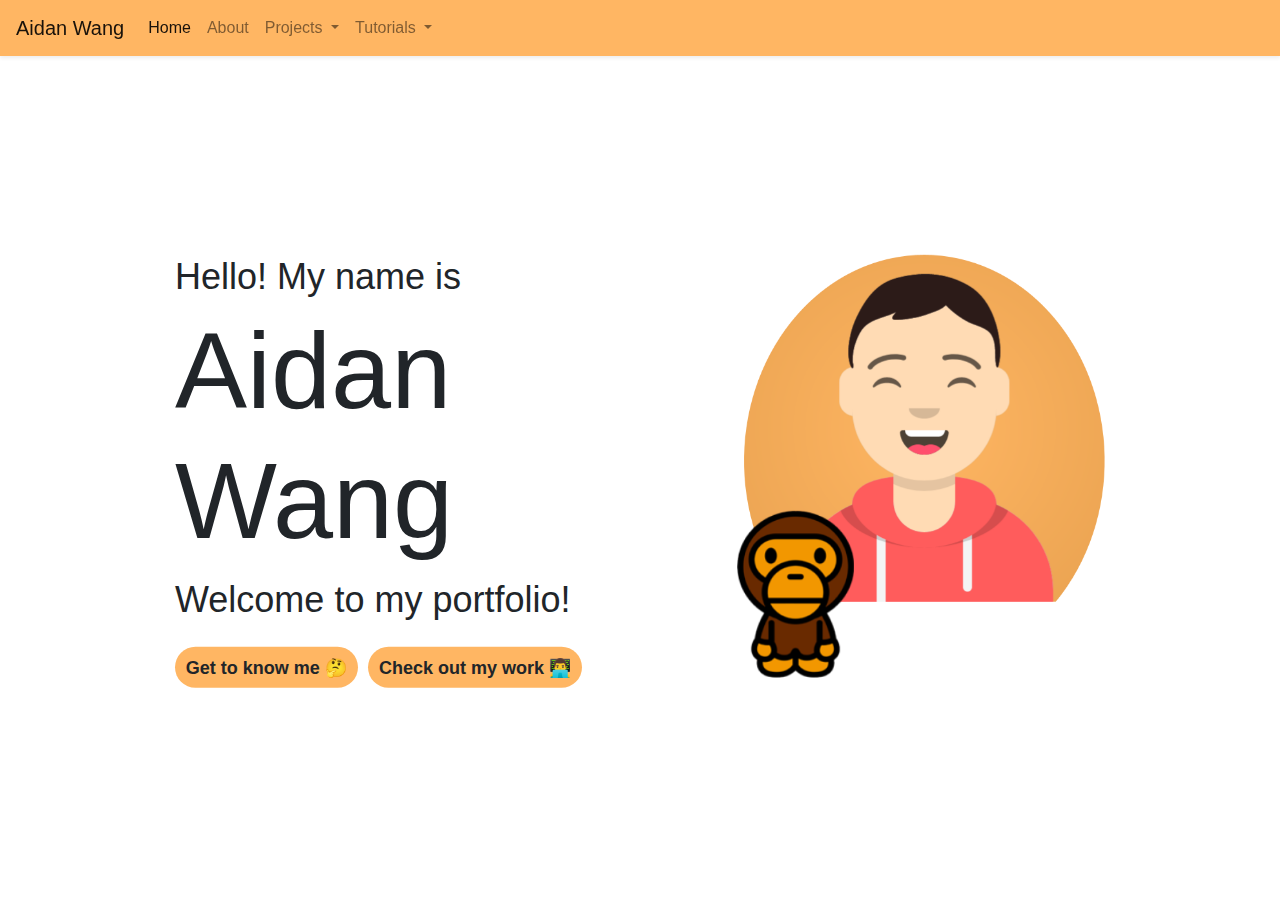
<file: index.html>
<!DOCTYPE html>
<html>
    <head>
        <meta charset="utf-8">
        <meta name="viewport" content="width=device-width, initial-scale=1, shrink-to-fit=no">

        <title>Aidan Wang | Portfolio</title>
        <link rel="icon" type="image/x-icon" href="assets/favicon.ico">

        <link rel="stylesheet" href="https://cdn.jsdelivr.net/npm/bootstrap@4.3.1/dist/css/bootstrap.min.css" integrity="sha384-ggOyR0iXCbMQv3Xipma34MD+dH/1fQ784/j6cY/iJTQUOhcWr7x9JvoRxT2MZw1T" crossorigin="anonymous">
        <link rel="stylesheet" href="css/styles.css">
    </head>
    <body>
        <!-- Navbar -->
        <nav class="navbar navbar-expand-lg navbar-light fixed-top shadow-sm">

            <!-- Name Branding -->
            <a class="navbar-brand" href="index.html">Aidan Wang</a>
            <button class="navbar-toggler" type="button" data-toggle="collapse" data-target="#navbarNavDropdown" aria-controls="navbarNavDropdown" aria-expanded="false" aria-label="Toggle navigation">
                <span class="navbar-toggler-icon"></span>
            </button>

            <!-- Navbar Items -->
            <div class="collapse navbar-collapse" id="navbarNavDropdown">
                <ul class="navbar-nav">
                    <li class="nav-item active">
                        <a class="nav-link" href="index.html">Home<span class="sr-only">(current)</span></a>
                    </li>
                    <li class="nav-item">
                        <a class="nav-link" href="about.html">About</a>
                    </li>
                    <li class="nav-item dropdown">
                        <a class="nav-link dropdown-toggle" id="navbarDropdownMenuLink" data-toggle="dropdown" aria-haspopup="true" aria-expanded="false">
                            Projects
                        </a>
                        <div class="dropdown-menu" aria-labelledby="navbarDropdownMenuLink">
                            <a class="dropdown-item" href="isp.html">Final ISP</a>
                            <a class="dropdown-item" href="projects.html">Other Projects</a>
                        </div>
                    </li>
                    <li class="nav-item dropdown">
                        <a class="nav-link dropdown-toggle" id="navbarDropdownMenuLink" data-toggle="dropdown" aria-haspopup="true" aria-expanded="false">
                            Tutorials
                        </a>
                        <div class="dropdown-menu" aria-labelledby="navbarDropdownMenuLink">
                            <a class="dropdown-item" href="oop.html">OOP</a>
                            <a class="dropdown-item" href="inheritance.html">Inheritance</a>
                            <a class="dropdown-item" href="arrays.html">Arrays</a>
                            <a class="dropdown-item" href="arraylist.html">ArrayList</a>
                            <a class="dropdown-item" href="sorting.html">Searching & Sorting</a>
                            <a class="dropdown-item" href="recursion.html">Recursion</a>
                            <a class="dropdown-item" href="bibliography.html">Bibliography</a>
                        </div>
                    </li>
                </ul>
            </div>
        </nav>

        <!-- Main Content -->
        <div class="home-main-container">
            <div class="container">
                <h3 style="font-size: 4dvh;">Hello! My name is</h1>
                <h1 class="name">Aidan Wang</h1>
                <p style="font-size: 4dvh;">Welcome to my portfolio!</p>
                <div style="margin-top: 3dvh">
                    <a class="home-button" href="about.html">Get to know me 🤔</a><a class="home-button" href="projects.html">Check out my work 👨‍💻</a>
                </div>
            </div>
            <div class="container parent">
                <img class="avatar" src="assets/avatar.png">
                <img class="milo" src="assets/milo2.png">
            </div>
        </div>

        <script src="https://code.jquery.com/jquery-3.3.1.slim.min.js" integrity="sha384-q8i/X+965DzO0rT7abK41JStQIAqVgRVzpbzo5smXKp4YfRvH+8abtTE1Pi6jizo" crossorigin="anonymous"></script>
        <script src="https://cdn.jsdelivr.net/npm/popper.js@1.14.7/dist/umd/popper.min.js" integrity="sha384-UO2eT0CpHqdSJQ6hJty5KVphtPhzWj9WO1clHTMGa3JDZwrnQq4sF86dIHNDz0W1" crossorigin="anonymous"></script>
        <script src="https://cdn.jsdelivr.net/npm/bootstrap@4.3.1/dist/js/bootstrap.min.js" integrity="sha384-JjSmVgyd0p3pXB1rRibZUAYoIIy6OrQ6VrjIEaFf/nJGzIxFDsf4x0xIM+B07jRM" crossorigin="anonymous"></script>
        <script src="https://ajax.googleapis.com/ajax/libs/jquery/2.1.1/jquery.min.js"></script>
        <script src="js/index.js"></script>
    </body>
</html>
</file>
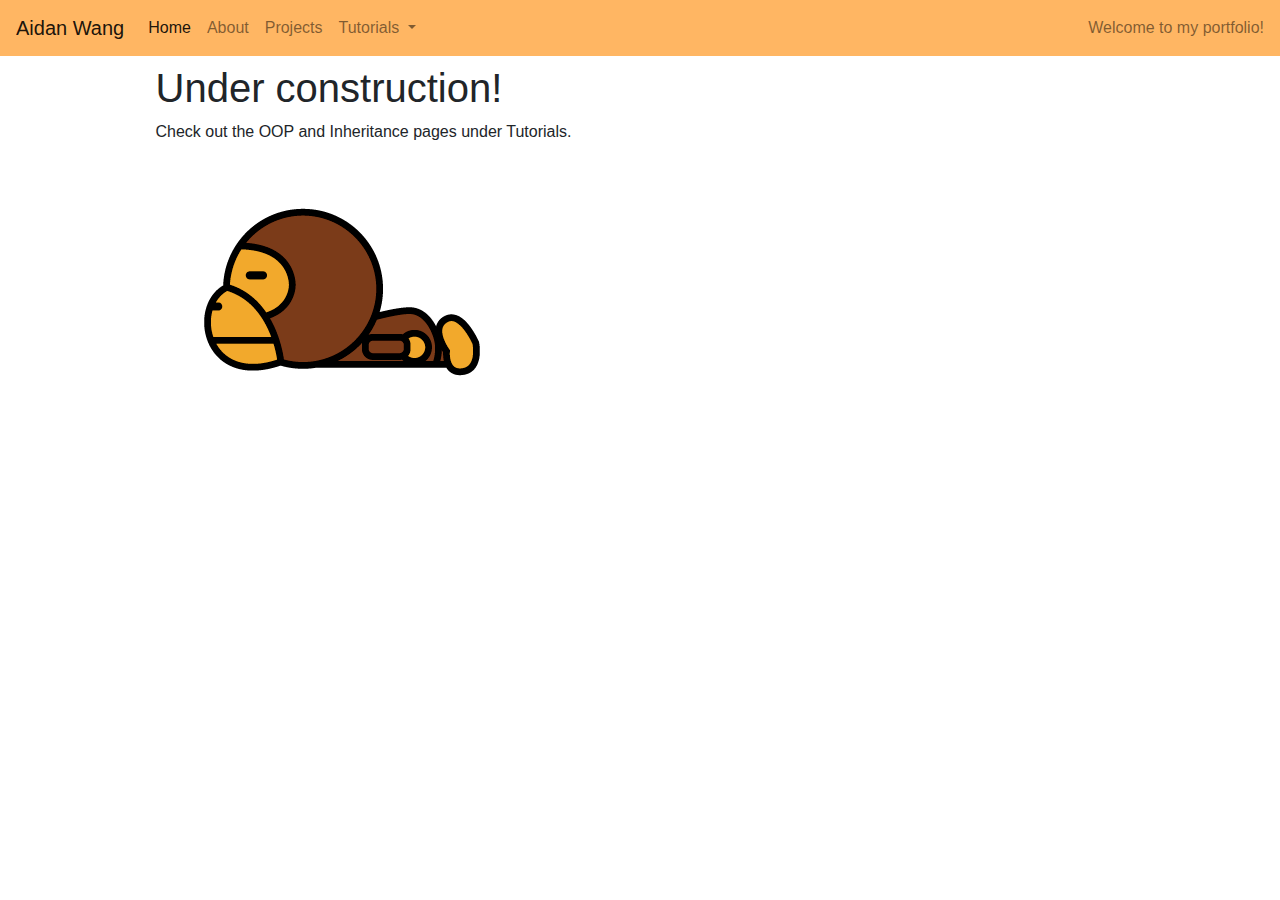
<file: templates/index.html>
<!DOCTYPE html>
<html>
    <head>
        <meta charset="utf-8">
        <meta name="viewport" content="width=device-width, initial-scale=1, shrink-to-fit=no">

        <title>Aidan Wang | Portfolio</title>

        <link rel="stylesheet" href="../styles.css">
        <link rel="stylesheet" href="https://cdn.jsdelivr.net/npm/bootstrap@4.3.1/dist/css/bootstrap.min.css" 
        integrity="sha384-ggOyR0iXCbMQv3Xipma34MD+dH/1fQ784/j6cY/iJTQUOhcWr7x9JvoRxT2MZw1T" crossorigin="anonymous">
    </head>
    <body>
        <nav class="navbar navbar-expand-lg navbar-light fixed-top">
            <a class="navbar-brand" href="index.html">Aidan Wang</a>
            <button class="navbar-toggler" type="button" data-toggle="collapse" data-target="#navbarNavDropdown" aria-controls="navbarNavDropdown" aria-expanded="false" aria-label="Toggle navigation">
                <span class="navbar-toggler-icon"></span>
            </button>
            <div class="collapse navbar-collapse" id="navbarNavDropdown">
                <ul class="navbar-nav">
                    <li class="nav-item active">
                        <a class="nav-link" href="index.html">Home<span class="sr-only">(current)</span></a>
                    </li>
                    <li class="nav-item">
                        <a class="nav-link" href="about.html">About</a>
                    </li>
                    <li class="nav-item">
                        <a class="nav-link" href="projects.html">Projects</a>
                    </li>
                    <li class="nav-item dropdown">
                        <a class="nav-link dropdown-toggle" id="navbarDropdownMenuLink" data-toggle="dropdown" aria-haspopup="true" aria-expanded="false">
                            Tutorials
                        </a>
                        <div class="dropdown-menu" aria-labelledby="navbarDropdownMenuLink">
                            <a class="dropdown-item" href="oop.html">OOP</a>
                            <a class="dropdown-item" href="inheritance.html">Inheritance</a>
                            <a class="dropdown-item" href="arrays.html">Arrays</a>
                            <a class="dropdown-item" href="arraylist.html">ArrayList</a>
                            <a class="dropdown-item" href="sorting.html">Searching & Sorting</a>
                            <a class="dropdown-item" href="recursion.html">Recursion</a>
                        </div>
                    </li>
                </ul>
            </div>
            <span class="navbar-text">
                Welcome to my portfolio!
            </span>
        </nav>

        <div class="container" style="margin-top: 5%; margin-bottom: 5%; width: 90%;">
            <div class="container" style="margin-top: 2%; width: 90%;">
                <h1>Under construction!</h1>
                <p>Check out the OOP and Inheritance pages under Tutorials.</p>
                <img src="../assets/milo.png" style="margin: 5%">
            </div>
        </div>

        <script src="https://code.jquery.com/jquery-3.3.1.slim.min.js" integrity="sha384-q8i/X+965DzO0rT7abK41JStQIAqVgRVzpbzo5smXKp4YfRvH+8abtTE1Pi6jizo" crossorigin="anonymous"></script>
        <script src="https://cdn.jsdelivr.net/npm/popper.js@1.14.7/dist/umd/popper.min.js" integrity="sha384-UO2eT0CpHqdSJQ6hJty5KVphtPhzWj9WO1clHTMGa3JDZwrnQq4sF86dIHNDz0W1" crossorigin="anonymous"></script>
        <script src="https://cdn.jsdelivr.net/npm/bootstrap@4.3.1/dist/js/bootstrap.min.js" integrity="sha384-JjSmVgyd0p3pXB1rRibZUAYoIIy6OrQ6VrjIEaFf/nJGzIxFDsf4x0xIM+B07jRM" crossorigin="anonymous"></script>
    </body>
</html>
</file>
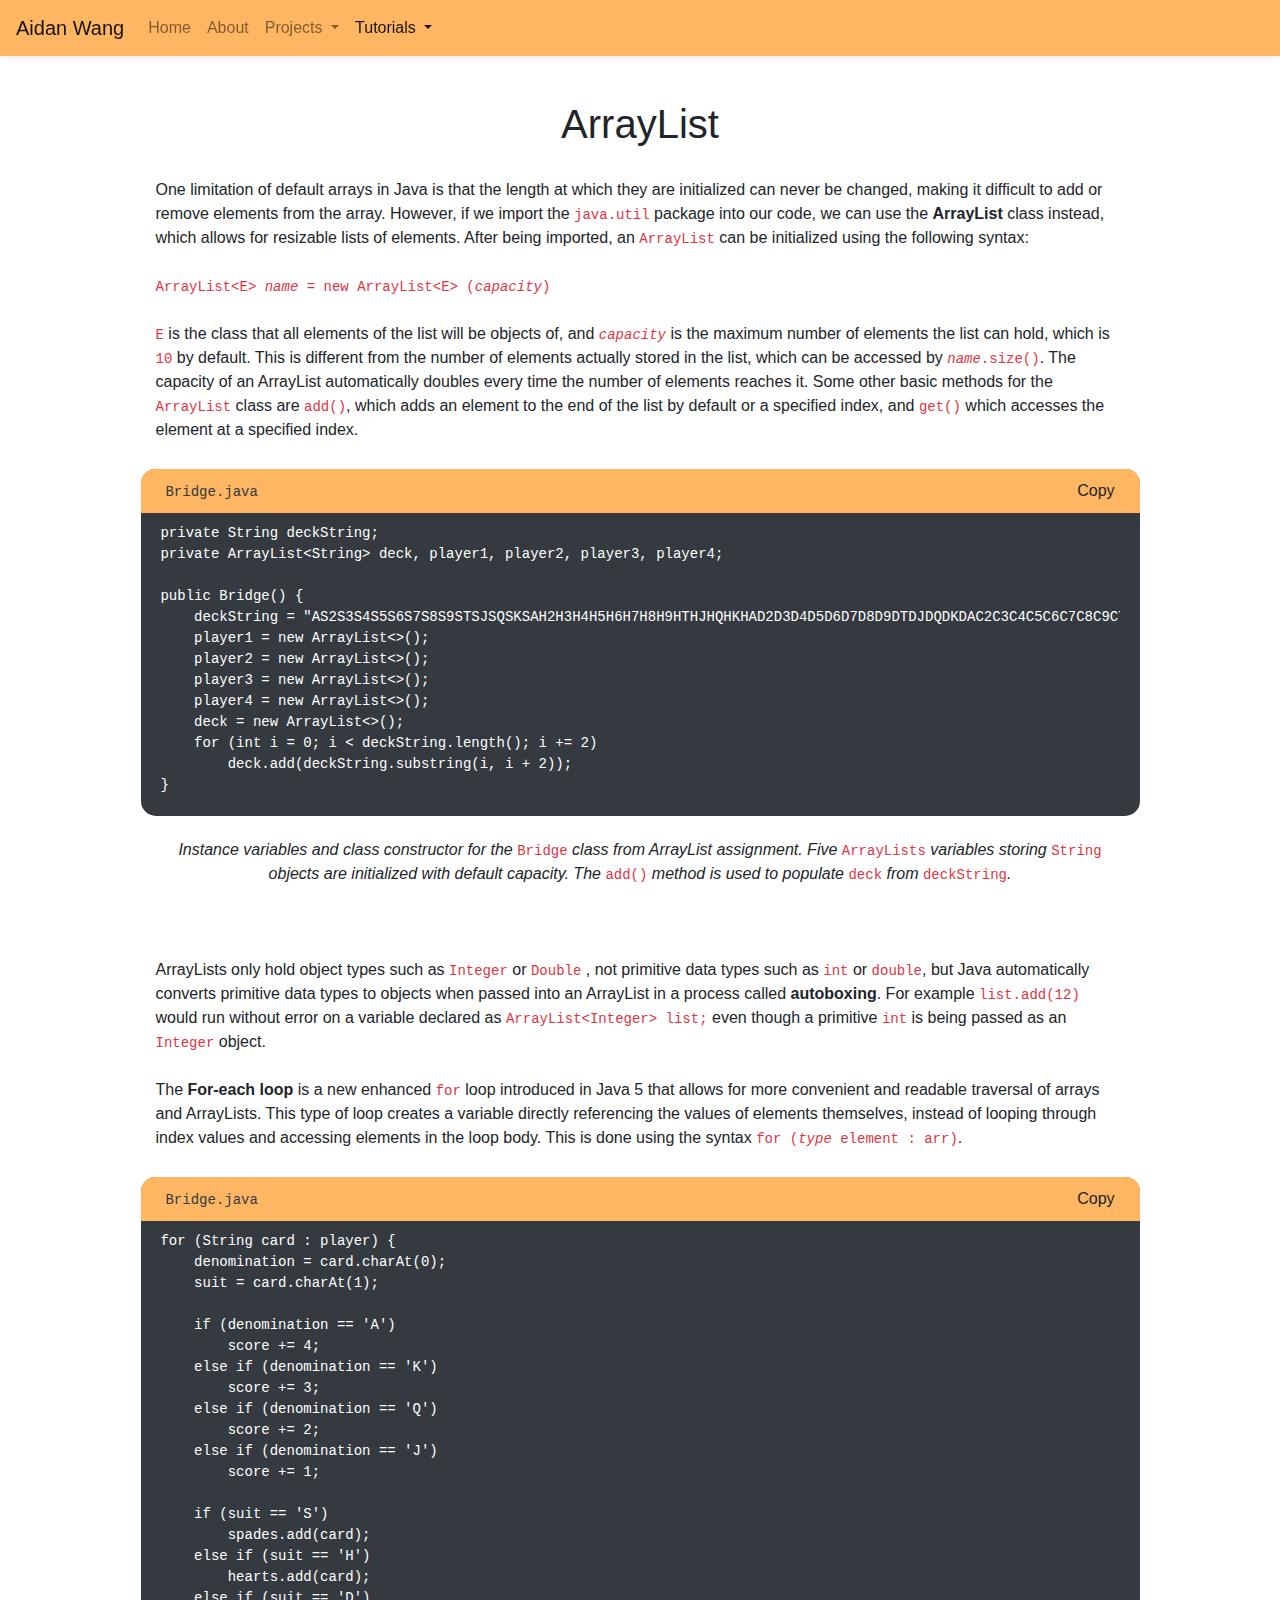
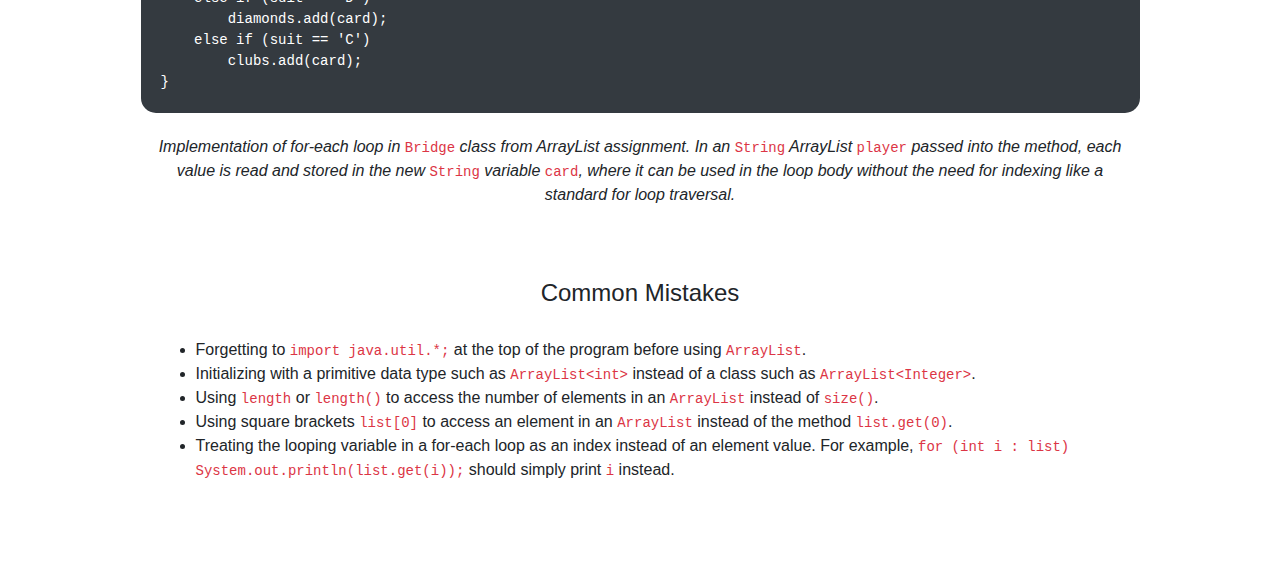
<file: arraylist.html>
<!DOCTYPE html>
<html>
    <head>
        <meta charset="utf-8">
        <meta name="viewport" content="width=device-width, initial-scale=1, shrink-to-fit=no">

        <title>Aidan Wang | Portfolio</title>
        <link rel="icon" type="image/x-icon" href="assets/favicon.ico">

        <link rel="stylesheet" href="https://cdn.jsdelivr.net/npm/bootstrap@4.3.1/dist/css/bootstrap.min.css" integrity="sha384-ggOyR0iXCbMQv3Xipma34MD+dH/1fQ784/j6cY/iJTQUOhcWr7x9JvoRxT2MZw1T" crossorigin="anonymous">
        <link rel="stylesheet" href="css/styles.css">
    </head>
    <body>
        <!-- Navbar -->
        <nav class="navbar navbar-expand-lg navbar-light fixed-top shadow-sm">

            <!-- Name Branding -->
            <a class="navbar-brand" href="index.html">Aidan Wang</a>
            <button class="navbar-toggler" type="button" data-toggle="collapse" data-target="#navbarNavDropdown" aria-controls="navbarNavDropdown" aria-expanded="false" aria-label="Toggle navigation">
                <span class="navbar-toggler-icon"></span>
            </button>

            <!-- Navbar Items -->
            <div class="collapse navbar-collapse" id="navbarNavDropdown">
                <ul class="navbar-nav">
                    <li class="nav-item">
                        <a class="nav-link" href="index.html">Home<span class="sr-only">(current)</span></a>
                    </li>
                    <li class="nav-item">
                        <a class="nav-link" href="about.html">About</a>
                    </li>
                    <li class="nav-item dropdown">
                        <a class="nav-link dropdown-toggle" id="navbarDropdownMenuLink" data-toggle="dropdown" aria-haspopup="true" aria-expanded="false">
                            Projects
                        </a>
                        <div class="dropdown-menu" aria-labelledby="navbarDropdownMenuLink">
                            <a class="dropdown-item" href="isp.html">Final ISP</a>
                            <a class="dropdown-item" href="projects.html">Other Projects</a>
                        </div>
                    </li>
                    <li class="nav-item active dropdown">
                        <a class="nav-link dropdown-toggle" id="navbarDropdownMenuLink" data-toggle="dropdown" aria-haspopup="true" aria-expanded="false">
                            Tutorials
                        </a>
                        <div class="dropdown-menu" aria-labelledby="navbarDropdownMenuLink">
                            <a class="dropdown-item" href="oop.html">OOP</a>
                            <a class="dropdown-item" href="inheritance.html">Inheritance</a>
                            <a class="dropdown-item" href="arrays.html">Arrays</a>
                            <a class="dropdown-item" href="arraylist.html">ArrayList</a>
                            <a class="dropdown-item" href="sorting.html">Searching & Sorting</a>
                            <a class="dropdown-item" href="recursion.html">Recursion</a>
                            <a class="dropdown-item" href="bibliography.html">Bibliography</a>
                        </div>
                    </li>
                </ul>
            </div>
        </nav>

        <!-- Main Content -->
        <div class="container tutorial-main-container">

            <!-- Title -->
            <div class="container tutorial-content-container">
                <h1>ArrayList</h1>
            </div>

            <!-- Text -->
            <div class="container tutorial-content-container">
                <p>
                    One limitation of default arrays in Java is that the length at which they are initialized can never be changed, making it difficult to add or remove elements from the array. However, if we import the 
                    <code class="text-danger">java.util</code> package into our code, we can use the <b>ArrayList</b> class instead, which allows for resizable lists of elements. After being imported, an 
                    <code class="text-danger">ArrayList</code> can be initialized using the following syntax: <br><br>
                    
                    <code class="text-danger">ArrayList&lt;E&gt; <i>name</i> = new ArrayList&lt;E&gt; (<i>capacity</i>)</code> <br><br>

                    <code class="text-danger">E</code> is the class that all elements of the list will be objects of, and <code class="text-danger"><i>capacity</i></code> is the maximum number of elements the list can hold,
                    which is <code class="text-danger">10</code> by default.
                    This is different from the number of elements actually stored in the list, which can be accessed by <code class="text-danger"><i>name</i>.size()</code>. The capacity of an ArrayList automatically 
                    doubles every time the number of elements reaches it. Some other basic methods for the <code class="text-danger">ArrayList</code> class are <code class="text-danger">add()</code>, which adds an element to
                    the end of the list by default or a specified index, and <code class="text-danger">get()</code> which accesses the element at a specified index. 
                </p>
            </div>

            <!-- Code Block -->
            <div class="container bg-dark code-block">
                <!-- Code Block Header -->
                <div class="container copy-container">
                    <span class="copy-text"><code class="text-dark">Bridge.java</code></span>
                    <div class="copy-button" type="button" onClick="copy('arl1')">
                        Copy
                        <span class="tooltiptext" id="arl1-msg">Copied!</span>
                    </div>
                </div>

                <!-- Code Text -->
<pre class="text-white code-text" id="arl1">
private String deckString;
private ArrayList&lt;String&gt; deck, player1, player2, player3, player4;

public Bridge() {
    deckString = "AS2S3S4S5S6S7S8S9STSJSQSKSAH2H3H4H5H6H7H8H9HTHJHQHKHAD2D3D4D5D6D7D8D9DTDJDQDKDAC2C3C4C5C6C7C8C9CTCJCQCKC";
    player1 = new ArrayList&lt;&gt;();
    player2 = new ArrayList&lt;&gt;();
    player3 = new ArrayList&lt;&gt;();
    player4 = new ArrayList&lt;&gt;();
    deck = new ArrayList&lt;&gt;();
    for (int i = 0; i &lt; deckString.length(); i += 2)
        deck.add(deckString.substring(i, i + 2));
}</pre>
            </div>
            
            <!-- Caption -->
            <div class="container tutorial-content-container caption">
                <p>
                    Instance variables and class constructor for the <code class="text-danger">Bridge</code> class from ArrayList assignment. Five <code class="text-danger">ArrayLists</code> variables storing <code class="text-danger">String</code> 
                    objects are initialized with default capacity. The <code class="text-danger">add()</code> method is used to populate <code class="text-danger">deck</code> from <code class="text-danger">deckString</code>.
                </p>
            </div>

            <!-- Text -->
            <div class="container tutorial-content-container">
                <p>
                    ArrayLists only hold object types such as <code class="text-danger">Integer</code> or <code class="text-danger">Double</code> , not primitive data types such as <code class="text-danger">int</code> or 
                    <code class="text-danger">double</code>, but Java automatically converts primitive data types to objects when passed into an ArrayList in a process called <b>autoboxing</b>.

                    For example <code class="text-danger">list.add(12)</code> would run without error on a variable declared as <code class="text-danger">ArrayList&lt;Integer&gt; list;</code> even though a primitive 
                    <code class="text-danger">int</code> is being passed as an <code class="text-danger">Integer</code> object. <br><br>

                    The <b>For-each loop</b> is a new enhanced <code class="text-danger">for</code> loop introduced in Java 5 that allows for more convenient and readable traversal of arrays and ArrayLists. This type of loop creates a variable directly 
                    referencing the values of elements themselves, instead of looping through index values and accessing elements in the loop body. This is done using the syntax <code class="text-danger">for (<i>type</i> element : arr)</code>.
                </p>
            </div>
        
            <!-- Code Block -->
            <div class="container bg-dark code-block">
                <!-- Code Block Header -->
                <div class="container copy-container">
                    <span class="copy-text"><code class="text-dark">Bridge.java</code></span>
                    <div class="copy-button" type="button" onClick="copy('arl2')">
                        Copy
                        <span class="tooltiptext" id="arl2-msg">Copied!</span>
                    </div>
                </div>

                <!-- Code Text -->
<pre class="text-white code-text" id="arl2">
for (String card : player) {
    denomination = card.charAt(0);
    suit = card.charAt(1);
    
    if (denomination == 'A')
        score += 4;
    else if (denomination == 'K')
        score += 3;
    else if (denomination == 'Q')
        score += 2;
    else if (denomination == 'J')
        score += 1;
    
    if (suit == 'S')
        spades.add(card);
    else if (suit == 'H')
        hearts.add(card);
    else if (suit == 'D')
        diamonds.add(card);
    else if (suit == 'C')
        clubs.add(card);
}</pre>
            </div>
            
            <!-- Caption -->
            <div class="container tutorial-content-container caption">
                <p>
                    Implementation of for-each loop in <code class="text-danger">Bridge</code> class from ArrayList assignment. In an <code class="text-danger">String</code> ArrayList <code class="text-danger">player</code> passed into the method, 
                    each value is read and stored in the new <code class="text-danger">String</code> variable <code class="text-danger">card</code>, where it can be used in the loop body without the need for indexing like a standard for loop traversal.                </p>
            </div>

            <!-- Title -->
            <div class="container tutorial-content-container">
                <h4>Common Mistakes</h4>
            </div>  

            <!-- List -->
            <div class="container tutorial-content-container">
                <ul>
                    <li>Forgetting to <code class="text-danger">import java.util.*;</code> at the top of the program before using <code class="text-danger">ArrayList</code>.</li> 
                    <li>Initializing with a primitive data type such as <code class="text-danger">ArrayList&lt;int&gt;</code> instead of a class such as <code class="text-danger">ArrayList&lt;Integer&gt;</code>.</li>
                    <li>Using <code class="text-danger">length</code> or <code class="text-danger">length()</code> to access the number of elements in an <code class="text-danger">ArrayList</code> instead of <code class="text-danger">size()</code>.</li>
                    <li>Using square brackets <code class="text-danger">list[0]</code> to access an element in an <code class="text-danger">ArrayList</code> instead of the method <code class="text-danger">list.get(0)</code>.</li>
                    <li>
                        Treating the looping variable in a for-each loop as an index instead of an element value. For example,
                        <code class="text-danger">for (int i : list) System.out.println(list.get(i));</code> should simply print <code class="text-danger">i</code> instead.
                    </li>
                </ul>
            </div>
        </div>

        <script src="https://code.jquery.com/jquery-3.3.1.slim.min.js" integrity="sha384-q8i/X+965DzO0rT7abK41JStQIAqVgRVzpbzo5smXKp4YfRvH+8abtTE1Pi6jizo" crossorigin="anonymous"></script>
        <script src="https://cdn.jsdelivr.net/npm/popper.js@1.14.7/dist/umd/popper.min.js" integrity="sha384-UO2eT0CpHqdSJQ6hJty5KVphtPhzWj9WO1clHTMGa3JDZwrnQq4sF86dIHNDz0W1" crossorigin="anonymous"></script>
        <script src="https://cdn.jsdelivr.net/npm/bootstrap@4.3.1/dist/js/bootstrap.min.js" integrity="sha384-JjSmVgyd0p3pXB1rRibZUAYoIIy6OrQ6VrjIEaFf/nJGzIxFDsf4x0xIM+B07jRM" crossorigin="anonymous"></script>
        <script src="https://ajax.googleapis.com/ajax/libs/jquery/2.1.1/jquery.min.js"></script>
        <script src="js/index.js"></script>
    </body>
</html>
</file>
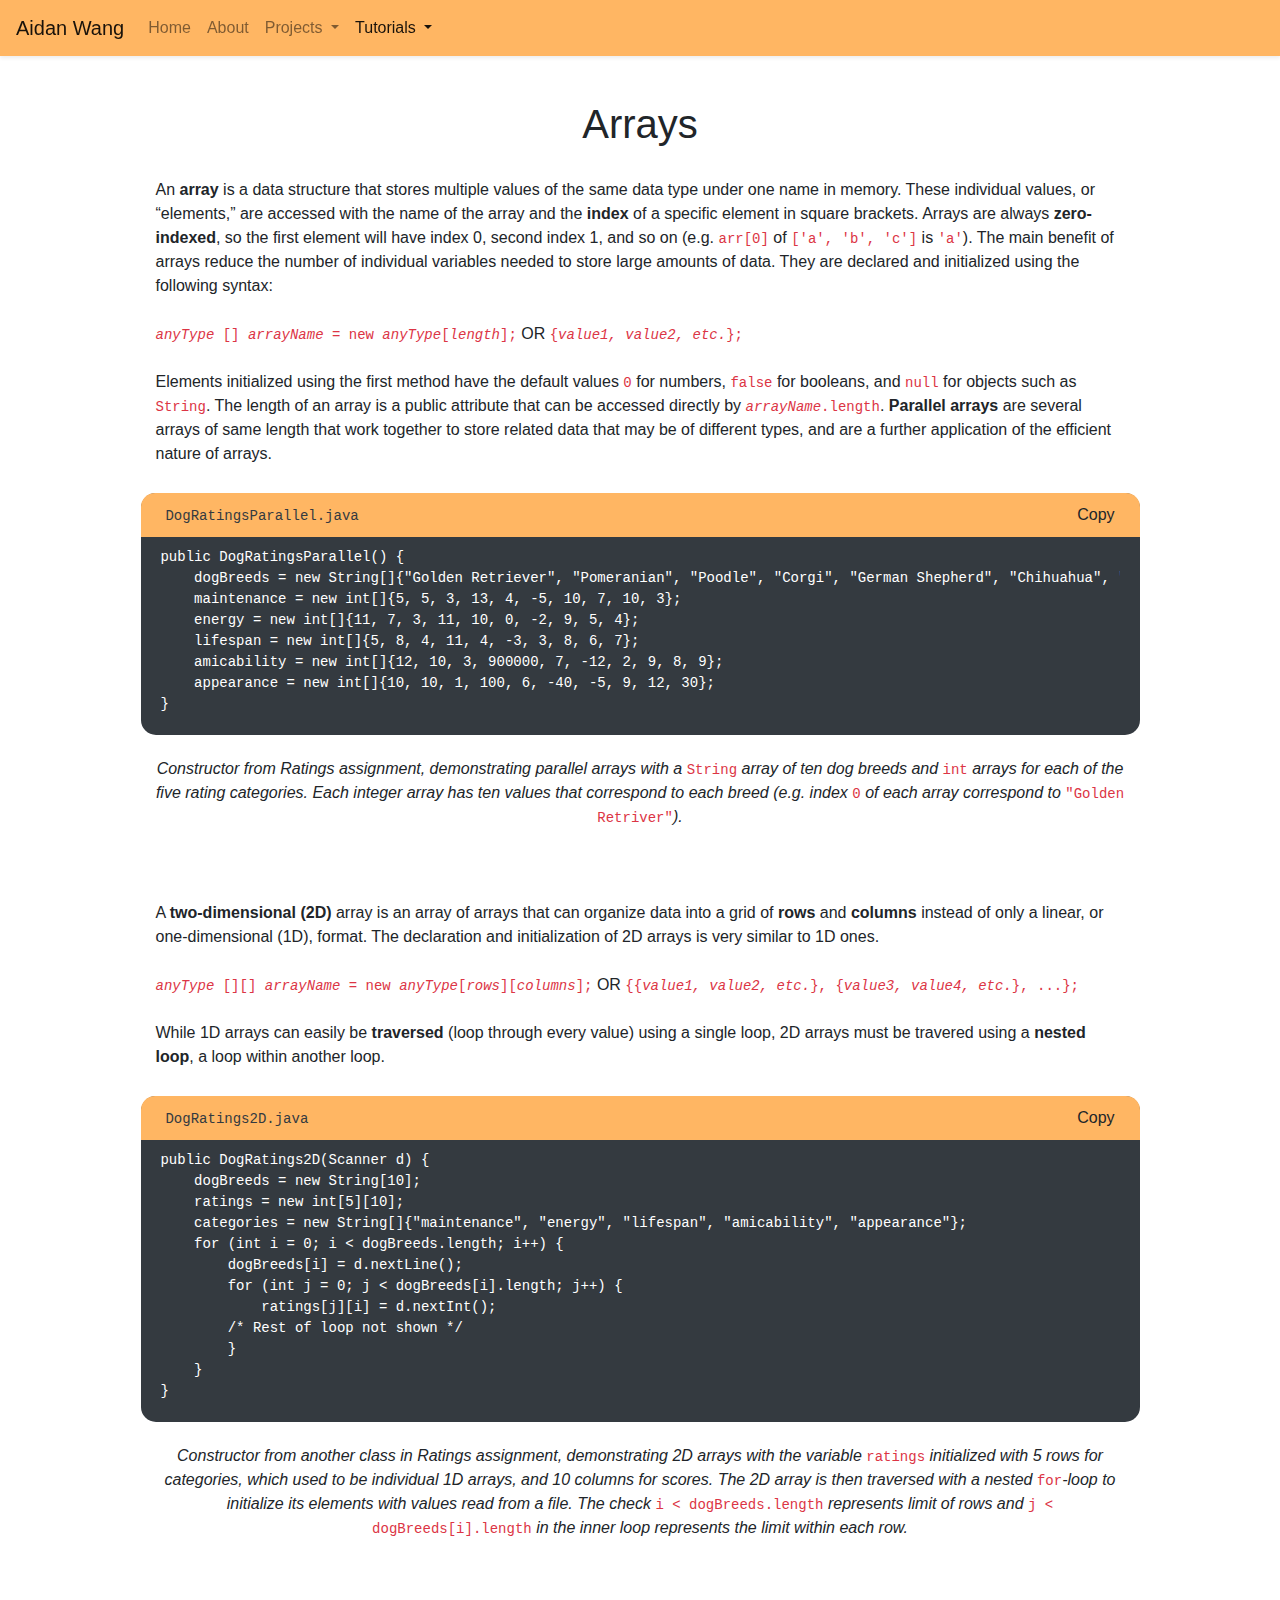
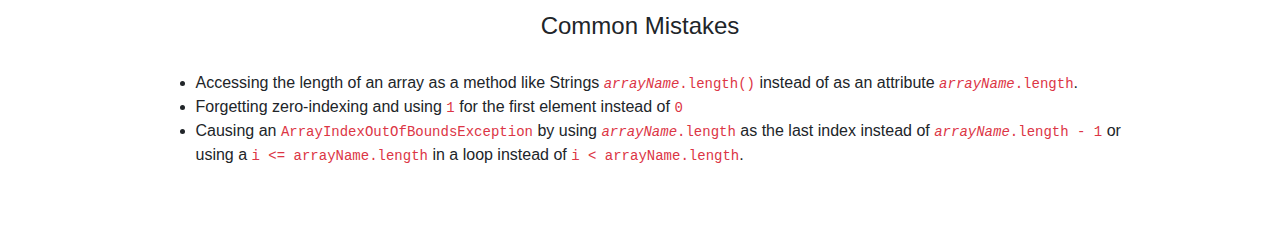
<file: arrays.html>
<!DOCTYPE html>
<html>
    <head>
        <meta charset="utf-8">
        <meta name="viewport" content="width=device-width, initial-scale=1, shrink-to-fit=no">

        <title>Aidan Wang | Portfolio</title>
        <link rel="icon" type="image/x-icon" href="assets/favicon.ico">

        <link rel="stylesheet" href="https://cdn.jsdelivr.net/npm/bootstrap@4.3.1/dist/css/bootstrap.min.css" integrity="sha384-ggOyR0iXCbMQv3Xipma34MD+dH/1fQ784/j6cY/iJTQUOhcWr7x9JvoRxT2MZw1T" crossorigin="anonymous">
        <link rel="stylesheet" href="css/styles.css">
    </head>
    <body>
        <!-- Navbar -->
        <nav class="navbar navbar-expand-lg navbar-light fixed-top shadow-sm">

            <!-- Name Branding -->
            <a class="navbar-brand" href="index.html">Aidan Wang</a>
            <button class="navbar-toggler" type="button" data-toggle="collapse" data-target="#navbarNavDropdown" aria-controls="navbarNavDropdown" aria-expanded="false" aria-label="Toggle navigation">
                <span class="navbar-toggler-icon"></span>
            </button>

            <!-- Navbar Items -->
            <div class="collapse navbar-collapse" id="navbarNavDropdown">
                <ul class="navbar-nav">
                    <li class="nav-item">
                        <a class="nav-link" href="index.html">Home<span class="sr-only">(current)</span></a>
                    </li>
                    <li class="nav-item">
                        <a class="nav-link" href="about.html">About</a>
                    </li>
                    <li class="nav-item dropdown">
                        <a class="nav-link dropdown-toggle" id="navbarDropdownMenuLink" data-toggle="dropdown" aria-haspopup="true" aria-expanded="false">
                            Projects
                        </a>
                        <div class="dropdown-menu" aria-labelledby="navbarDropdownMenuLink">
                            <a class="dropdown-item" href="isp.html">Final ISP</a>
                            <a class="dropdown-item" href="projects.html">Other Projects</a>
                        </div>
                    </li>
                    <li class="nav-item active dropdown">
                        <a class="nav-link dropdown-toggle" id="navbarDropdownMenuLink" data-toggle="dropdown" aria-haspopup="true" aria-expanded="false">
                            Tutorials
                        </a>
                        <div class="dropdown-menu" aria-labelledby="navbarDropdownMenuLink">
                            <a class="dropdown-item" href="oop.html">OOP</a>
                            <a class="dropdown-item" href="inheritance.html">Inheritance</a>
                            <a class="dropdown-item" href="arrays.html">Arrays</a>
                            <a class="dropdown-item" href="arraylist.html">ArrayList</a>
                            <a class="dropdown-item" href="sorting.html">Searching & Sorting</a>
                            <a class="dropdown-item" href="recursion.html">Recursion</a>
                            <a class="dropdown-item" href="bibliography.html">Bibliography</a>
                        </div>
                    </li>
                </ul>
            </div>
        </nav>

        <!-- Main Content -->
        <div class="container tutorial-main-container">

            <!-- Title -->
            <div class="container tutorial-content-container">
                <h1>Arrays</h1>
            </div>    

            <!-- Text -->
            <div class="container tutorial-content-container">
                <p>
                    An <b>array</b> is a data structure that stores multiple values of the same data type under one name in memory. These individual values, or “elements,” are accessed with
                    the name of the array and the <b>index</b> of a specific element in square brackets. Arrays are always <b>zero-indexed</b>, so the first element will have index 0,
                    second index 1, and so on (e.g. <code class="text-danger">arr[0]</code> of <code class="text-danger">['a', 'b', 'c']</code> is <code class="text-danger">'a'</code>). 
                    The main benefit of arrays reduce the number of individual variables needed to store large amounts of data. They are declared and initialized using the following syntax:<br><br>
                    
                    <code class="text-danger"><i>anyType</i> [] <i>arrayName</i> = new <i>anyType</i>[<i>length</i>];</code> OR <code class="text-danger">{<i>value1, value2, etc.</i>};</code><br><br>

                    Elements initialized using the first method have the default values <code class="text-danger">0</code> for numbers, <code class="text-danger">false</code> for booleans, 
                    and <code class="text-danger">null</code> for objects such as <code class="text-danger">String</code>. The length of an array is a public attribute that can be accessed directly by 
                    <code class="text-danger"><i>arrayName</i>.length</code>. <b>Parallel arrays</b> are several arrays of same length that work together to store related data that may be of different types,
                    and are a further application of the efficient nature of arrays. 
                </p>
            </div>

            <!-- Code Block -->
            <div class="container bg-dark code-block">
                <!-- Code Block Header -->
                <div class="container copy-container">
                    <span class="copy-text"><code class="text-dark">DogRatingsParallel.java</code></span>
                    <div class="copy-button" type="button" onClick="copy('arr1')">
                        Copy
                        <span class="tooltiptext" id="arr1-msg">Copied!</span>
                    </div>
                </div>

                <!-- Code Text -->
<pre class="text-white code-text" id="arr1">
public DogRatingsParallel() {
    dogBreeds = new String[]{"Golden Retriever", "Pomeranian", "Poodle", "Corgi", "German Shepherd", "Chihuahua", "Bulldog", "Samoyed", "Dachshund", "Teddy Bear Dog"};
    maintenance = new int[]{5, 5, 3, 13, 4, -5, 10, 7, 10, 3};
    energy = new int[]{11, 7, 3, 11, 10, 0, -2, 9, 5, 4};
    lifespan = new int[]{5, 8, 4, 11, 4, -3, 3, 8, 6, 7};
    amicability = new int[]{12, 10, 3, 900000, 7, -12, 2, 9, 8, 9};
    appearance = new int[]{10, 10, 1, 100, 6, -40, -5, 9, 12, 30};
}</pre>
            </div>
            
            <!-- Caption -->
            <div class="container tutorial-content-container caption">
                <p>
                    Constructor from Ratings assignment, demonstrating parallel arrays with a <code class="text-danger">String</code> array of ten dog breeds and <code class="text-danger">int</code> arrays for each of the five rating categories. 
                    Each integer array has ten values that correspond to each breed (e.g. index <code class="text-danger">0</code> of each array correspond to <code class="text-danger">"Golden Retriver"</code>).
                </p>
            </div>
            
            <!-- Text -->
            <div class="container tutorial-content-container">
                <p>
                    A <b>two-dimensional (2D)</b> array is an array of arrays that can organize data into a grid of <b>rows</b> and <b>columns</b> instead of only a linear, or one-dimensional (1D), format. 
                    The declaration and initialization of 2D arrays is very similar to 1D ones.<br><br>

                    <code class="text-danger"><i>anyType</i> [][] <i>arrayName</i> = new <i>anyType</i>[<i>rows</i>][<i>columns</i>];</code> OR 
                    <code class="text-danger">{{<i>value1, value2, etc.</i>}, {<i>value3, value4, etc.</i>}, ...};</code><br><br>

                    While 1D arrays can easily be <b>traversed</b> (loop through every value) using a single loop, 2D arrays must be travered using a <b>nested loop</b>, a loop within another loop.  
                </p>
            </div>

            <!-- Code Block -->
            <div class="container bg-dark code-block">
                <!-- Code Block Header -->
                <div class="container copy-container">
                    <span class="copy-text"><code class="text-dark">DogRatings2D.java</code></span>
                    <div class="copy-button" type="button" onClick="copy('arr2')">
                        Copy
                        <span class="tooltiptext" id="arr2-msg">Copied!</span>
                    </div>
                </div>

                <!-- Code Text -->
<pre class="text-white code-text" id="arr2">
public DogRatings2D(Scanner d) {
    dogBreeds = new String[10];
    ratings = new int[5][10];
    categories = new String[]{"maintenance", "energy", "lifespan", "amicability", "appearance"};
    for (int i = 0; i &lt; dogBreeds.length; i++) {
        dogBreeds[i] = d.nextLine();
        for (int j = 0; j &lt; dogBreeds[i].length; j++) {
            ratings[j][i] = d.nextInt();
        /* Rest of loop not shown */
        }
    }
}</pre>
            </div>
            
            <!-- Caption -->
            <div class="container tutorial-content-container caption">
                <p>
                    Constructor from another class in Ratings assignment, demonstrating 2D arrays with the variable <code class="text-danger">ratings</code> initialized with 5 rows 
                    for categories, which used to be individual 1D arrays, and 10 columns for scores. The 2D array is then traversed with a nested <code class="text-danger">for</code>-loop to initialize its elements 
                    with values read from a file. The check <code class="text-danger">i &lt; dogBreeds.length</code> represents limit of rows and <code class="text-danger">j &lt; dogBreeds[i].length</code> in the inner loop 
                    represents the limit within each row.
                </p>
            </div>

            <!-- Title -->
            <div class="container tutorial-content-container">
                <h4>Common Mistakes</h4>
            </div>  
            
            <!-- List -->
            <div class="container tutorial-content-container">
                <ul>
                    <li>Accessing the length of an array as a method like Strings <code class="text-danger"><i>arrayName</i>.length()</code> instead of as an attribute <code class="text-danger"><i>arrayName</i>.length</code>.</li>
                    <li>Forgetting zero-indexing and using <code class="text-danger">1</code> for the first element instead of <code class="text-danger">0</code></li>
                    <li>
                        Causing an <code class="text-danger">ArrayIndexOutOfBoundsException</code> by using <code class="text-danger"><i>arrayName</i>.length</code> as the last index instead of <code class="text-danger"><i>arrayName</i>.length - 1</code>
                        or using a <code class="text-danger">i &lt;= arrayName.length</code> in a loop instead of <code class="text-danger">i &lt; arrayName.length</code>.
                    </li>
                </ul>
            </div>
        </div>

        <script src="https://code.jquery.com/jquery-3.3.1.slim.min.js" integrity="sha384-q8i/X+965DzO0rT7abK41JStQIAqVgRVzpbzo5smXKp4YfRvH+8abtTE1Pi6jizo" crossorigin="anonymous"></script>
        <script src="https://cdn.jsdelivr.net/npm/popper.js@1.14.7/dist/umd/popper.min.js" integrity="sha384-UO2eT0CpHqdSJQ6hJty5KVphtPhzWj9WO1clHTMGa3JDZwrnQq4sF86dIHNDz0W1" crossorigin="anonymous"></script>
        <script src="https://cdn.jsdelivr.net/npm/bootstrap@4.3.1/dist/js/bootstrap.min.js" integrity="sha384-JjSmVgyd0p3pXB1rRibZUAYoIIy6OrQ6VrjIEaFf/nJGzIxFDsf4x0xIM+B07jRM" crossorigin="anonymous"></script>
        <script src="https://ajax.googleapis.com/ajax/libs/jquery/2.1.1/jquery.min.js"></script>
        <script src="js/index.js"></script>
    </body>
</html>
</file>
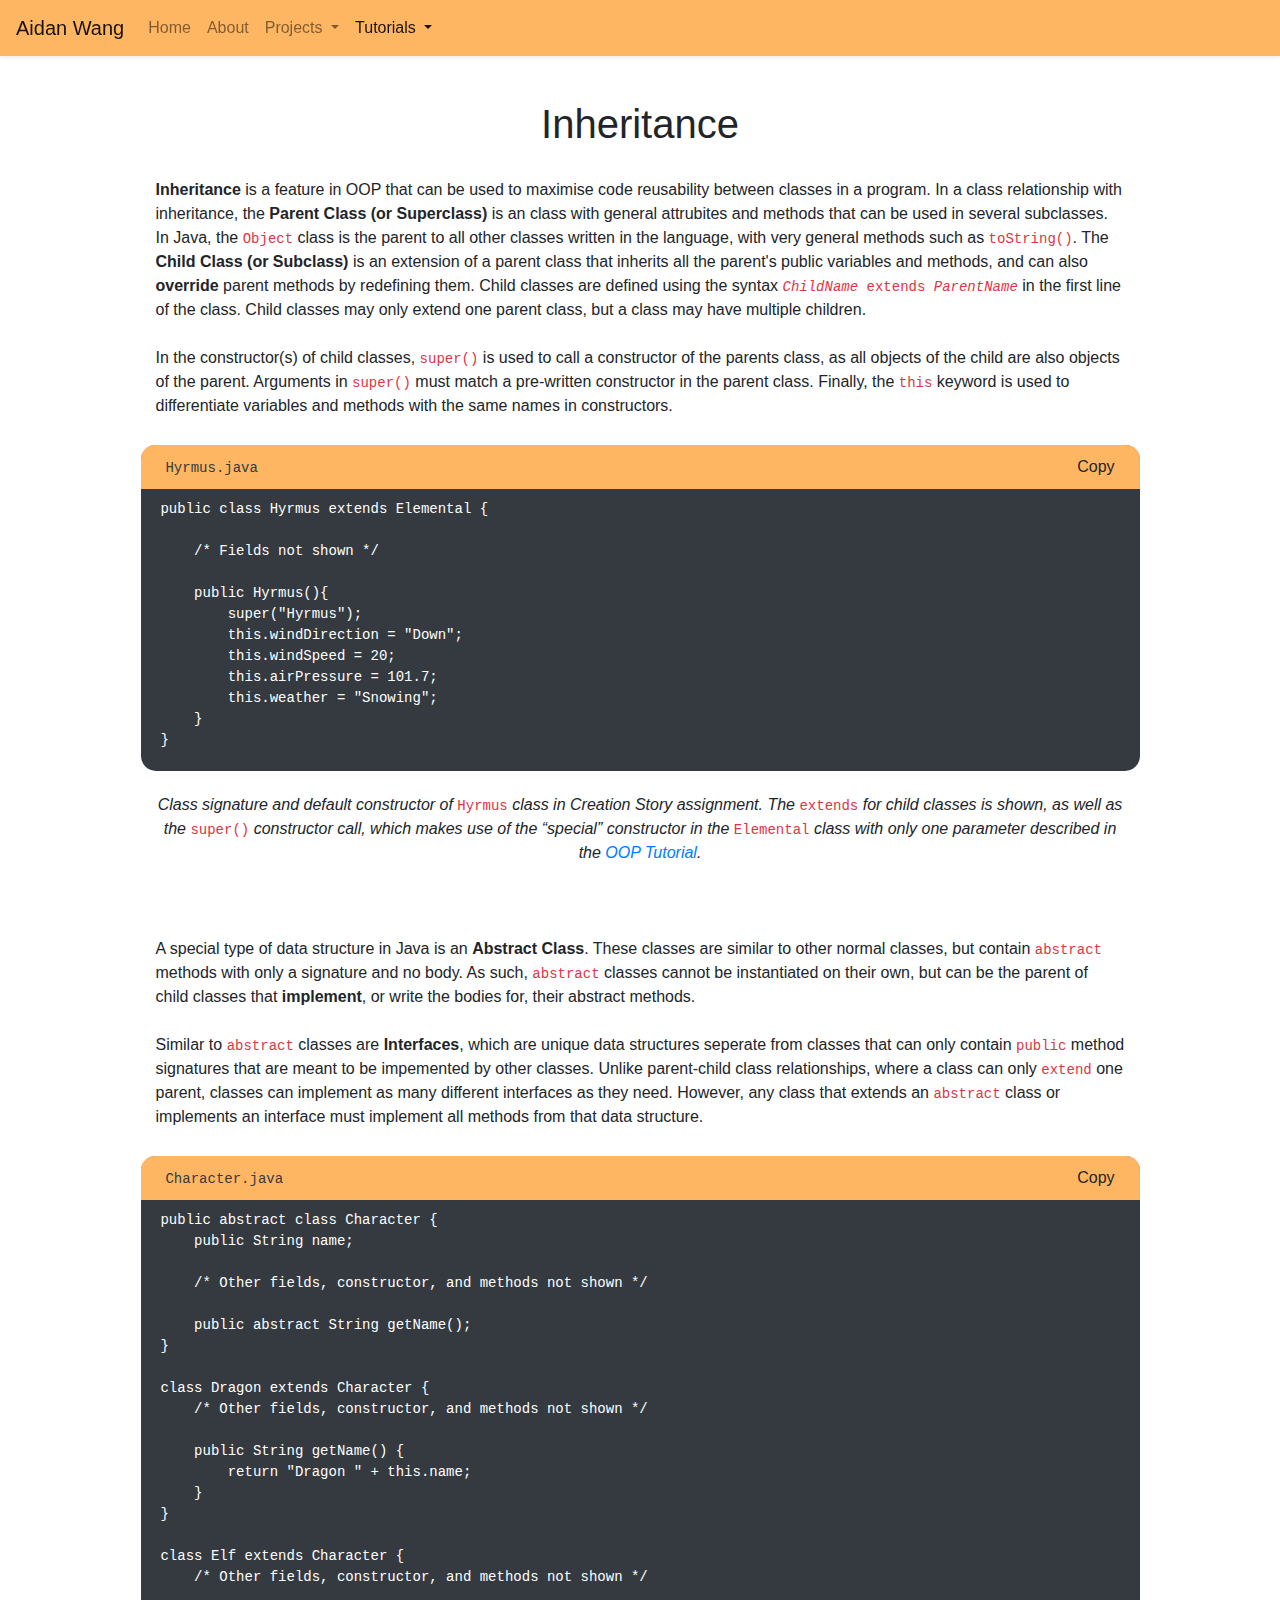
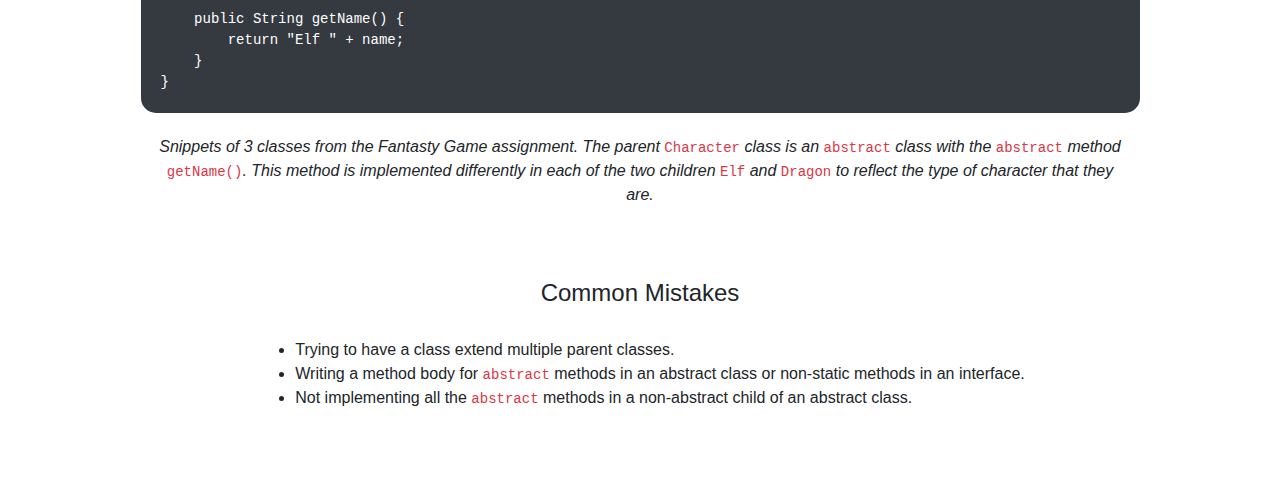
<file: inheritance.html>
<!DOCTYPE html>
<html>
    <head>
        <meta charset="utf-8">
        <meta name="viewport" content="width=device-width, initial-scale=1, shrink-to-fit=no">

        <title>Aidan Wang | Portfolio</title>
        <link rel="icon" type="image/x-icon" href="assets/favicon.ico">

        <link rel="stylesheet" href="https://cdn.jsdelivr.net/npm/bootstrap@4.3.1/dist/css/bootstrap.min.css" integrity="sha384-ggOyR0iXCbMQv3Xipma34MD+dH/1fQ784/j6cY/iJTQUOhcWr7x9JvoRxT2MZw1T" crossorigin="anonymous">
        <link rel="stylesheet" href="css/styles.css">
    </head>
    <body>
        <!-- Navbar -->
        <nav class="navbar navbar-expand-lg navbar-light fixed-top shadow-sm">

            <!-- Name Branding -->
            <a class="navbar-brand" href="index.html">Aidan Wang</a>
            <button class="navbar-toggler" type="button" data-toggle="collapse" data-target="#navbarNavDropdown" aria-controls="navbarNavDropdown" aria-expanded="false" aria-label="Toggle navigation">
                <span class="navbar-toggler-icon"></span>
            </button>

            <!-- Navbar Items -->
            <div class="collapse navbar-collapse" id="navbarNavDropdown">
                <ul class="navbar-nav">
                    <li class="nav-item">
                        <a class="nav-link" href="index.html">Home<span class="sr-only">(current)</span></a>
                    </li>
                    <li class="nav-item">
                        <a class="nav-link" href="about.html">About</a>
                    </li>
                    <li class="nav-item dropdown">
                        <a class="nav-link dropdown-toggle" id="navbarDropdownMenuLink" data-toggle="dropdown" aria-haspopup="true" aria-expanded="false">
                            Projects
                        </a>
                        <div class="dropdown-menu" aria-labelledby="navbarDropdownMenuLink">
                            <a class="dropdown-item" href="isp.html">Final ISP</a>
                            <a class="dropdown-item" href="projects.html">Other Projects</a>
                        </div>
                    </li>
                    <li class="nav-item active dropdown">
                        <a class="nav-link dropdown-toggle" id="navbarDropdownMenuLink" data-toggle="dropdown" aria-haspopup="true" aria-expanded="false">
                            Tutorials
                        </a>
                        <div class="dropdown-menu" aria-labelledby="navbarDropdownMenuLink">
                            <a class="dropdown-item" href="oop.html">OOP</a>
                            <a class="dropdown-item" href="inheritance.html">Inheritance</a>
                            <a class="dropdown-item" href="arrays.html">Arrays</a>
                            <a class="dropdown-item" href="arraylist.html">ArrayList</a>
                            <a class="dropdown-item" href="sorting.html">Searching & Sorting</a>
                            <a class="dropdown-item" href="recursion.html">Recursion</a>
                            <a class="dropdown-item" href="bibliography.html">Bibliography</a>
                        </div>
                    </li>
                </ul>
            </div>
        </nav>

        <!-- Main Content -->
        <div class="container tutorial-main-container">

            <!-- Title -->
            <div class="container tutorial-content-container">
                <h1>Inheritance</h1>
            </div>   

            <!-- Text -->
            <div class="container tutorial-content-container">
                <p>
                    <b>Inheritance</b> is a feature in OOP that can be used to maximise code reusability between classes in a program. In a class relationship with inheritance,
                    the <b>Parent Class (or Superclass)</b> is an class with general attrubites and methods that can be used in several subclasses. In Java, the 
                    <code class="text-danger">Object</code> class is the parent to all other classes written in the language, with very general methods such as 
                    <code class="text-danger">toString()</code>. The <b>Child Class (or Subclass)</b> is an extension of a parent class that inherits all the parent's public 
                    variables and methods, and can also <b>override</b> parent methods by redefining them. Child classes are defined using the syntax 
                    <code class="text-danger"><i>ChildName</i> extends <i>ParentName</i></code> in the first line of the class. Child classes may only extend one parent class, 
                    but a class may have multiple children.<br><br>

                    In the constructor(s) of child classes, <code class="text-danger">super()</code> is used to call a constructor of the parents class, as all objects of the child
                    are also objects of the parent. Arguments in <code class="text-danger">super()</code> must match a pre-written constructor in the parent class. Finally, the 
                    <code class="text-danger">this</code> keyword is used to differentiate variables and methods with the same names in constructors. 
                </p>
            </div>

            <!-- Code Block -->
            <div class="container bg-dark code-block">
                <!-- Code Block Header -->
                <div class="container copy-container">
                    <span class="copy-text"><code class="text-dark">Hyrmus.java</code></span>
                    <div class="copy-button" type="button" onClick="copy('inh1')">
                        Copy
                        <span class="tooltiptext" id="inh1-msg">Copied!</span>
                    </div>
                </div>

                <!-- Code Text -->
<pre class="text-white code-text" id="inh1">
public class Hyrmus extends Elemental {

    /* Fields not shown */

    public Hyrmus(){
        super("Hyrmus");
        this.windDirection = "Down";
        this.windSpeed = 20;
        this.airPressure = 101.7;
        this.weather = "Snowing";
    }
}</pre>
            </div>
            
            <!-- Caption -->
            <div class="container tutorial-content-container caption">
                <p>Class signature and default constructor of <code class="text-danger">Hyrmus</code> class in Creation Story assignment. 
                    The <code class="text-danger">extends</code> for child classes is shown, as well as the <code class="text-danger">super()</code> 
                    constructor call, which makes use of the “special” constructor in the <code class="text-danger">Elemental</code> class with 
                    only one parameter described in the <a href="oop.html">OOP Tutorial</a>.</p>
            </div>

            <!-- Text -->
            <div class="container tutorial-content-container">
                <p>
                    A special type of data structure in Java is an <b>Abstract Class</b>. These classes are similar
                    to other normal classes, but contain <code class="text-danger">abstract</code> methods with
                    only a signature and no body. As such, <code class="text-danger">abstract</code> classes cannot
                    be instantiated on their own, but can be the parent of child classes that <b>implement</b>, or 
                    write the bodies for, their abstract methods.<br><br>

                    Similar to <code class="text-danger">abstract</code> classes are <b>Interfaces</b>, which are unique
                    data structures seperate from classes that can only contain <code class="text-danger">public</code>
                    method signatures that are meant to be impemented by other classes. Unlike parent-child class relationships,
                    where a class can only <code class="text-danger">extend</code> one parent, classes can implement as many 
                    different interfaces as they need.
                    However, any class that extends an <code class="text-danger">abstract</code> class or implements an interface
                    must implement all methods from that data structure.
                </p>
            </div>

            <!-- Code Block -->
            <div class="container bg-dark code-block">
                <!-- Code Block Header -->
                <div class="container copy-container">
                    <span class="copy-text"><code class="text-dark">Character.java</code></span>
                    <div class="copy-button" type="button" onClick="copy('inh2')">
                        Copy
                        <span class="tooltiptext" id="inh2-msg">Copied!</span>
                    </div>
                </div>

                <!-- Code Text -->
<pre class="text-white code-text" id="inh2">
public abstract class Character {
    public String name;
    
    /* Other fields, constructor, and methods not shown */

    public abstract String getName();
}

class Dragon extends Character {
    /* Other fields, constructor, and methods not shown */

    public String getName() {
        return "Dragon " + this.name;
    }
}

class Elf extends Character {
    /* Other fields, constructor, and methods not shown */
    
    public String getName() {
        return "Elf " + name;
    }
}</pre>
            </div>
            
            <!-- Caption -->
            <div class="container tutorial-content-container caption">
                <p>
                    Snippets of 3 classes from the Fantasty Game assignment. The parent <code class="text-danger">Character</code>
                    class is an <code class="text-danger">abstract</code> class with the <code class="text-danger">abstract</code>
                    method <code class="text-danger">getName()</code>. This method is implemented differently in each of the 
                    two children <code class="text-danger">Elf</code> and <code class="text-danger">Dragon</code> to reflect the 
                    type of character that they are.
                </p>
            </div>

            <!-- Title -->
            <div class="container tutorial-content-container">
                <h4>Common Mistakes</h4>
            </div>  
            
            <!-- List -->
            <div class="container tutorial-content-container">
                <ul>
                    <li>
                        Trying to have a class extend multiple parent classes.
                    </li>
                    <li>
                        Writing a method body for <code class="text-danger">abstract</code> methods in an abstract class
                        or non-static methods in an interface.
                    </li>
                    <li>
                        Not implementing all the <code class="text-danger">abstract</code> methods in a non-abstract child of
                        an abstract class. 
                    </li>
                </ul>
            </div>
        </div>

        <script src="https://code.jquery.com/jquery-3.3.1.slim.min.js" integrity="sha384-q8i/X+965DzO0rT7abK41JStQIAqVgRVzpbzo5smXKp4YfRvH+8abtTE1Pi6jizo" crossorigin="anonymous"></script>
        <script src="https://cdn.jsdelivr.net/npm/popper.js@1.14.7/dist/umd/popper.min.js" integrity="sha384-UO2eT0CpHqdSJQ6hJty5KVphtPhzWj9WO1clHTMGa3JDZwrnQq4sF86dIHNDz0W1" crossorigin="anonymous"></script>
        <script src="https://cdn.jsdelivr.net/npm/bootstrap@4.3.1/dist/js/bootstrap.min.js" integrity="sha384-JjSmVgyd0p3pXB1rRibZUAYoIIy6OrQ6VrjIEaFf/nJGzIxFDsf4x0xIM+B07jRM" crossorigin="anonymous"></script>
        <script src="https://ajax.googleapis.com/ajax/libs/jquery/2.1.1/jquery.min.js"></script>
        <script src="js/index.js"></script>
    </body>
</html>
</file>
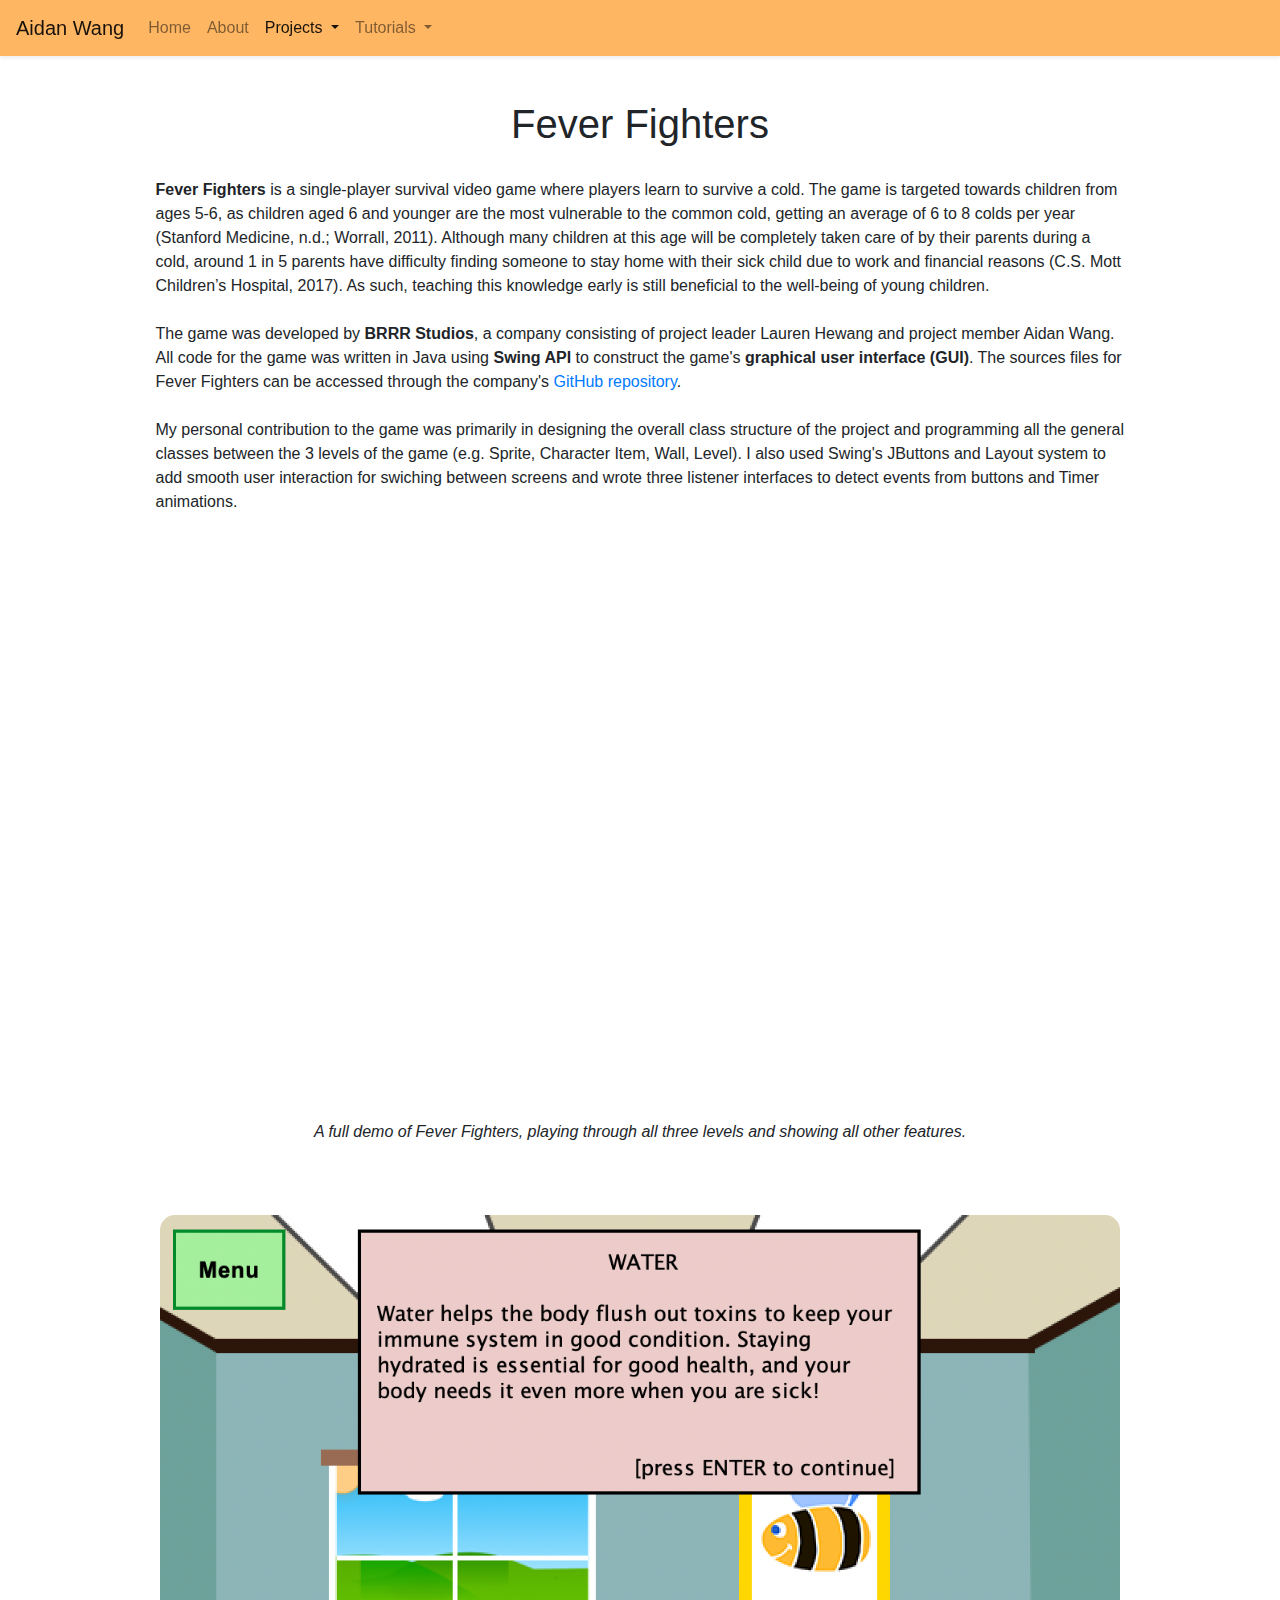
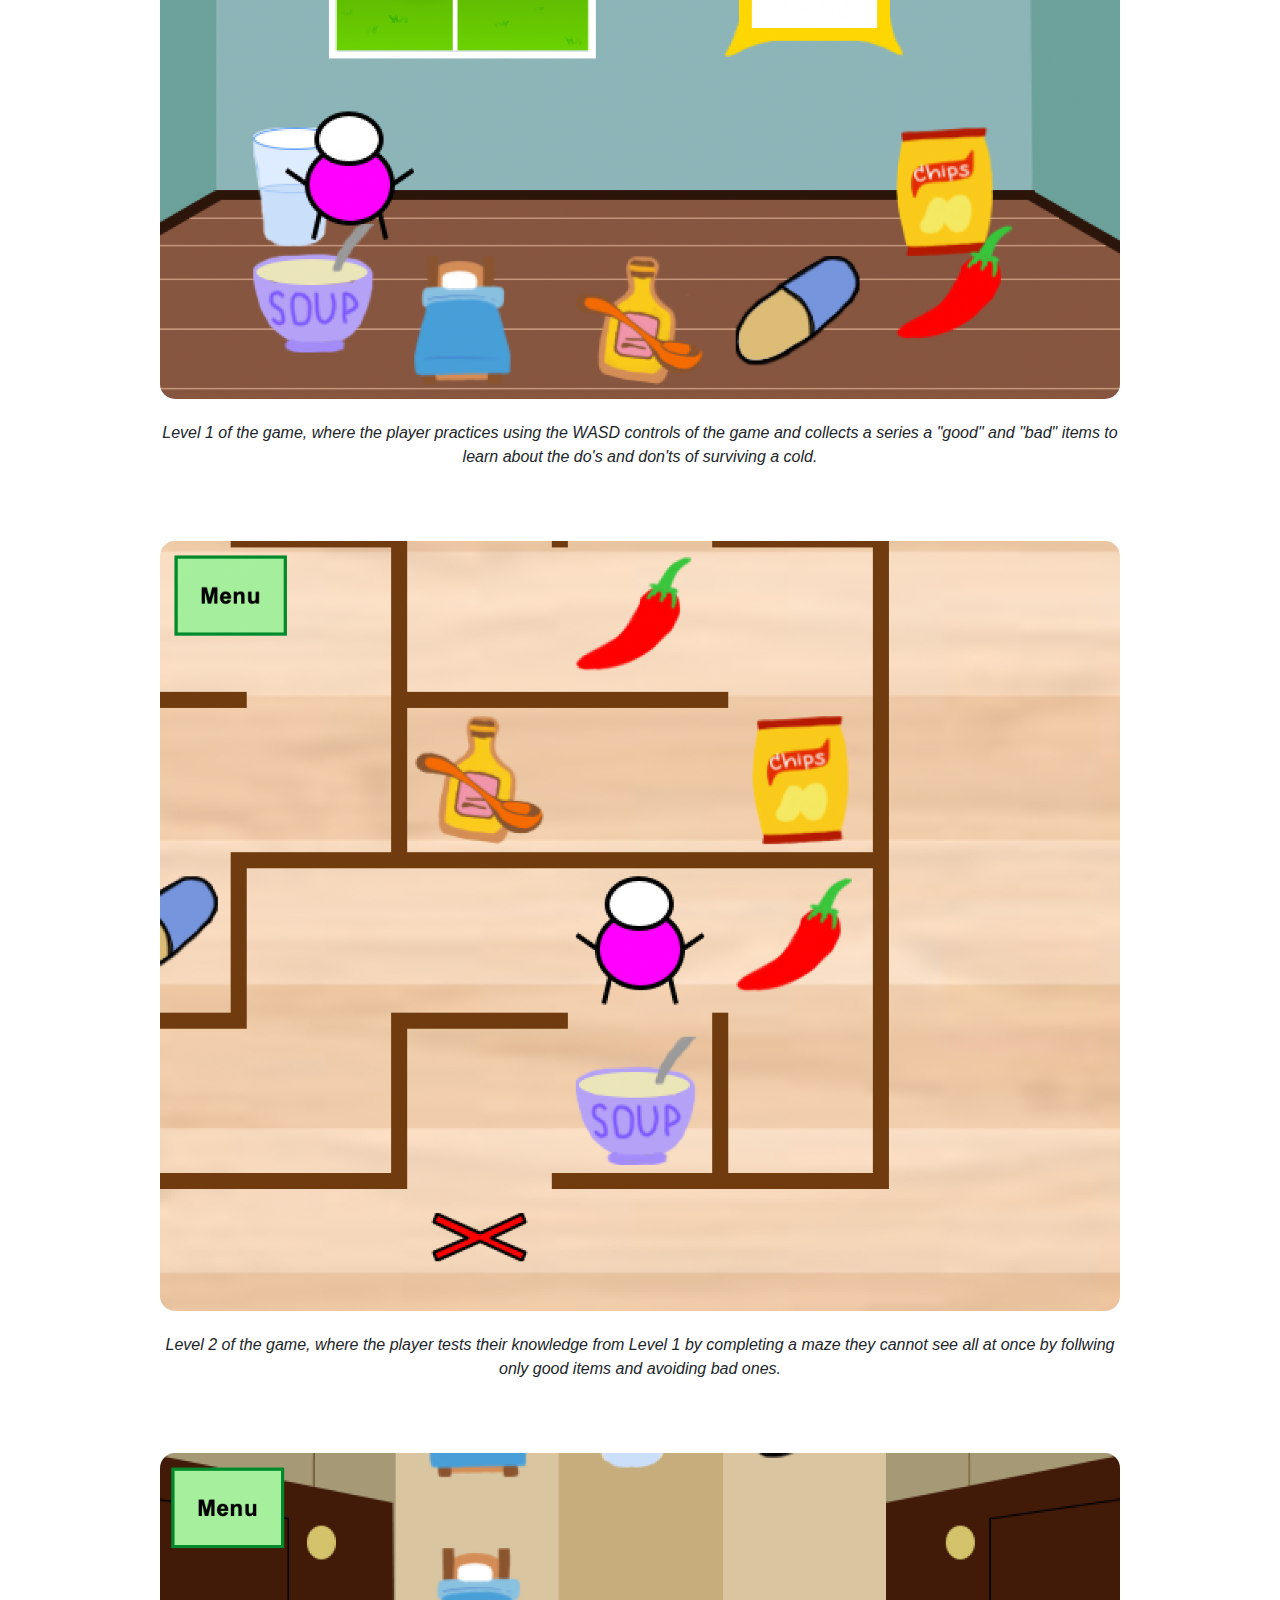
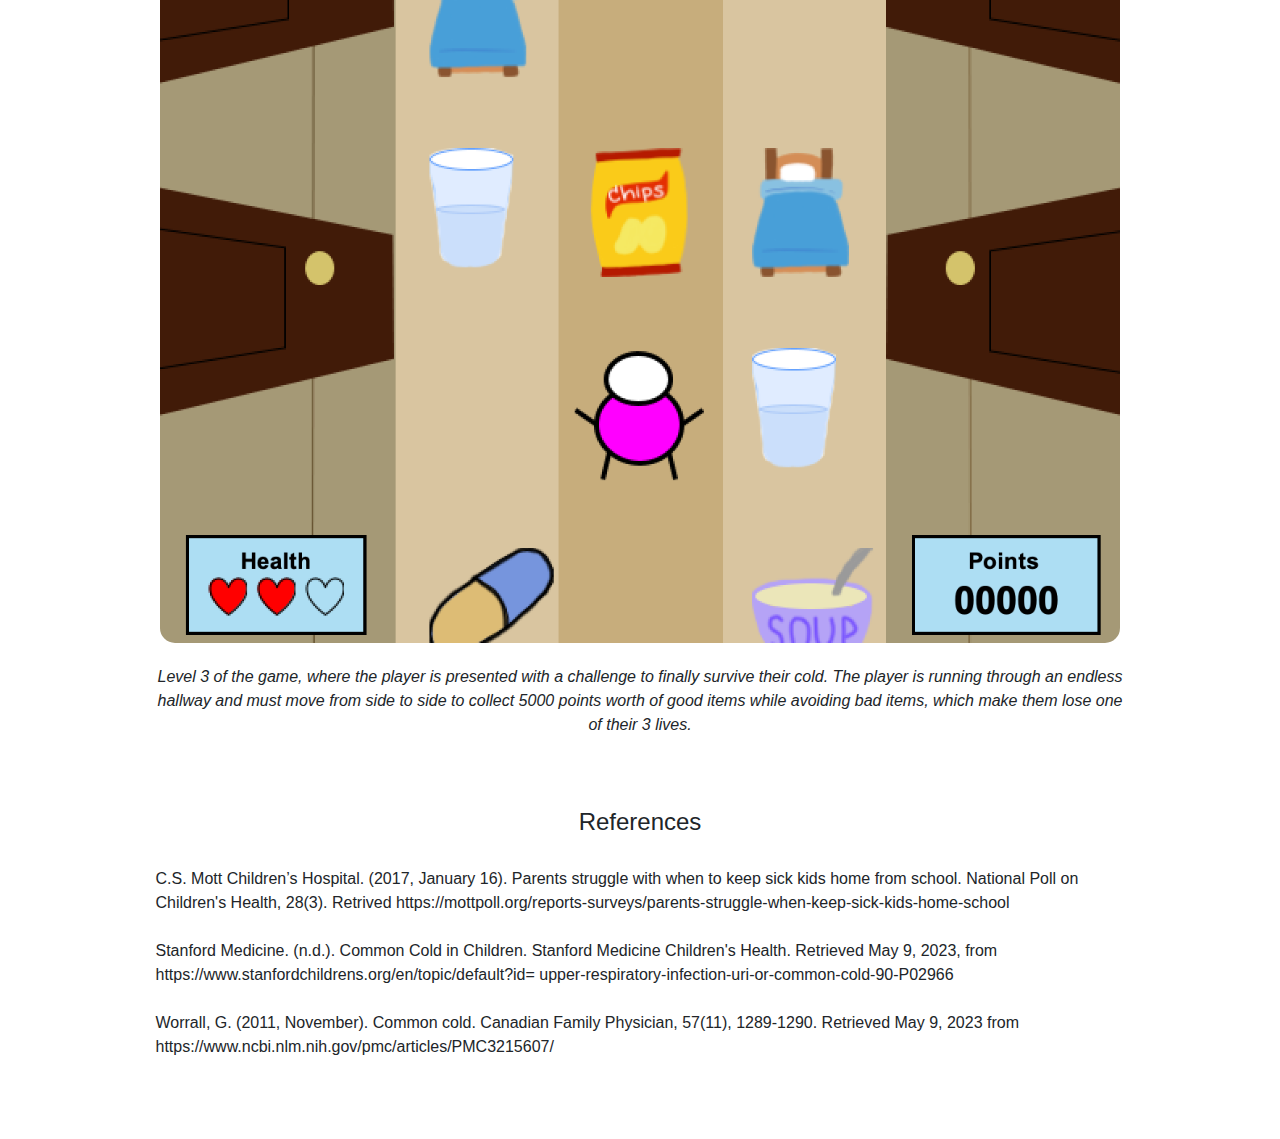
<file: isp.html>
<!DOCTYPE html>
<html>
    <head>
        <meta charset="utf-8">
        <meta name="viewport" content="width=device-width, initial-scale=1, shrink-to-fit=no">

        <title>Aidan Wang | Portfolio</title>
        <link rel="icon" type="image/x-icon" href="assets/favicon.ico">

        <link rel="stylesheet" href="https://cdn.jsdelivr.net/npm/bootstrap@4.3.1/dist/css/bootstrap.min.css" integrity="sha384-ggOyR0iXCbMQv3Xipma34MD+dH/1fQ784/j6cY/iJTQUOhcWr7x9JvoRxT2MZw1T" crossorigin="anonymous">
        <link rel="stylesheet" href="css/styles.css">
    </head>
    <body>
        <!-- Navbar -->
        <nav class="navbar navbar-expand-lg navbar-light fixed-top shadow-sm">

            <!-- Name Branding -->
            <a class="navbar-brand" href="index.html">Aidan Wang</a>
            <button class="navbar-toggler" type="button" data-toggle="collapse" data-target="#navbarNavDropdown" aria-controls="navbarNavDropdown" aria-expanded="false" aria-label="Toggle navigation">
                <span class="navbar-toggler-icon"></span>
            </button>

            <!-- Navbar Items -->
            <div class="collapse navbar-collapse" id="navbarNavDropdown">
                <ul class="navbar-nav">
                    <li class="nav-item">
                        <a class="nav-link" href="index.html">Home<span class="sr-only">(current)</span></a>
                    </li>
                    <li class="nav-item">
                        <a class="nav-link" href="about.html">About</a>
                    </li>
                    <li class="nav-item active dropdown">
                        <a class="nav-link dropdown-toggle" id="navbarDropdownMenuLink" data-toggle="dropdown" aria-haspopup="true" aria-expanded="false">
                            Projects
                        </a>
                        <div class="dropdown-menu" aria-labelledby="navbarDropdownMenuLink">
                            <a class="dropdown-item" href="isp.html">Final ISP</a>
                            <a class="dropdown-item" href="projects.html">Other Projects</a>
                        </div>
                    </li>
                    <li class="nav-item dropdown">
                        <a class="nav-link dropdown-toggle" id="navbarDropdownMenuLink" data-toggle="dropdown" aria-haspopup="true" aria-expanded="false">
                            Tutorials
                        </a>
                        <div class="dropdown-menu" aria-labelledby="navbarDropdownMenuLink">
                            <a class="dropdown-item" href="oop.html">OOP</a>
                            <a class="dropdown-item" href="inheritance.html">Inheritance</a>
                            <a class="dropdown-item" href="arrays.html">Arrays</a>
                            <a class="dropdown-item" href="arraylist.html">ArrayList</a>
                            <a class="dropdown-item" href="sorting.html">Searching & Sorting</a>
                            <a class="dropdown-item" href="recursion.html">Recursion</a>
                            <a class="dropdown-item" href="bibliography.html">Bibliography</a>
                        </div>
                    </li>
                </ul>
            </div>
        </nav>

        <!-- Main Content -->
        <div class="container tutorial-main-container">

            <!-- Title -->
            <div class="container tutorial-content-container">
                <h1>Fever Fighters</h1>
            </div>   

            <!-- Text -->
            <div class="container tutorial-content-container">
                <p>
                    <b>Fever Fighters</b> is a single-player survival video game where players learn to survive a cold. 
                    The game is targeted towards children from ages 5-6, as children aged 6 and younger are the most 
                    vulnerable to the common cold, getting an average of 6 to 8 colds per year (Stanford Medicine, n.d.; Worrall, 2011). 
                    Although many children at this age will be completely taken care of by their parents during a cold, around 
                    1 in 5 parents have difficulty finding someone to stay home with their sick child due to work and financial 
                    reasons (C.S. Mott Children’s Hospital, 2017). As such, teaching this knowledge early is still 
                    beneficial to the well-being of young children.<br><br>

                    The game was developed by <b>BRRR Studios</b>, a company consisting of project leader Lauren Hewang
                    and project member Aidan Wang. All code for the game was written in Java using <b>Swing API</b> to 
                    construct the game's <b>graphical user interface (GUI)</b>. The sources files for Fever Fighters
                    can be accessed through the company's 
                    <a href="https://github.com/NyooHooHoo/FeverFighters" target="_blank">GitHub repository</a>.<br><br>

                    My personal contribution to the game was primarily in designing the overall class structure of the 
                    project and programming all the general classes between the 3 levels of the game (e.g. Sprite, Character
                    Item, Wall, Level). I also used Swing's JButtons and Layout system to add smooth user interaction for 
                    swiching between screens and wrote three listener interfaces to detect events from buttons and Timer 
                    animations.
                </p>
            </div>

            <!-- Video -->
            <div class="container tutorial-content-container">
                <iframe class="video" src="https://www.youtube.com/embed/PIf2JA22uJw"></iframe>
            </div>

            <!-- Caption -->
            <div class="container tutorial-content-container caption">
                <p>
                    A full demo of Fever Fighters, playing through all three levels and showing all other features. 
                </p>
            </div>

            <!-- Image -->
            <div class="container tutorial-content-container" style="margin-top: 3%; margin-bottom: 0%">
                <img src="assets/level1.png" class="isp-img">            
            </div>

            <!-- Caption -->
            <div class="container tutorial-content-container caption">
                <p>
                    Level 1 of the game, where the player practices using the
                    WASD controls of the game and collects a series a "good" and "bad" items to learn
                    about the do's and don'ts of surviving a cold.
                </p>
            </div>

            <!-- Image -->
            <div class="container tutorial-content-container" style="margin-top: 0%; margin-bottom: 0%">
                <img src="assets/level2.png" class="isp-img">            
            </div>

            <!-- Caption -->
            <div class="container tutorial-content-container caption">
                <p>
                    Level 2 of the game, where the player tests their knowledge from Level 1 by
                    completing a maze they cannot see all at once by follwing only good items 
                    and avoiding bad ones. 
                </p>
            </div>

            <!-- Image -->
            <div class="container tutorial-content-container" style="margin-top: 0%; margin-bottom: 0%">
                <img src="assets/level3.png" class="isp-img">            
            </div>

            <!-- Caption -->
            <div class="container tutorial-content-container caption">
                <p>
                    Level 3 of the game, where the player is presented with a challenge to finally
                    survive their cold. The player is running through an endless hallway and must
                    move from side to side to collect 5000 points worth of good items while avoiding
                    bad items, which make them lose one of their 3 lives.
                </p>
            </div>

            <!-- Title -->
            <div class="container tutorial-content-container">
                <h4>References</h4>
            </div>  

            <!-- Text -->
            <div class="container tutorial-content-container">
                <p>
                    C.S. Mott Children’s Hospital. (2017, January 16). Parents struggle with when to keep sick kids home from school. National Poll on Children's Health, 28(3). Retrived https://mottpoll.org/reports-surveys/parents-struggle-when-keep-sick-kids-home-school
                    <br><br>
                    Stanford Medicine. (n.d.). Common Cold in Children. Stanford Medicine Children's Health. Retrieved May 9, 2023, from https://www.stanfordchildrens.org/en/topic/default?id= upper-respiratory-infection-uri-or-common-cold-90-P02966
                    <br><br>
                    Worrall, G. (2011, November). Common cold. Canadian Family Physician, 57(11), 1289-1290. Retrieved May 9, 2023 from https://www.ncbi.nlm.nih.gov/pmc/articles/PMC3215607/    
                </p>
            </div>
        </div>

        <script src="https://code.jquery.com/jquery-3.3.1.slim.min.js" integrity="sha384-q8i/X+965DzO0rT7abK41JStQIAqVgRVzpbzo5smXKp4YfRvH+8abtTE1Pi6jizo" crossorigin="anonymous"></script>
        <script src="https://cdn.jsdelivr.net/npm/popper.js@1.14.7/dist/umd/popper.min.js" integrity="sha384-UO2eT0CpHqdSJQ6hJty5KVphtPhzWj9WO1clHTMGa3JDZwrnQq4sF86dIHNDz0W1" crossorigin="anonymous"></script>
        <script src="https://cdn.jsdelivr.net/npm/bootstrap@4.3.1/dist/js/bootstrap.min.js" integrity="sha384-JjSmVgyd0p3pXB1rRibZUAYoIIy6OrQ6VrjIEaFf/nJGzIxFDsf4x0xIM+B07jRM" crossorigin="anonymous"></script>
        <script src="https://ajax.googleapis.com/ajax/libs/jquery/2.1.1/jquery.min.js"></script>
        <script src="js/index.js"></script>
    </body>
</html>
</file>
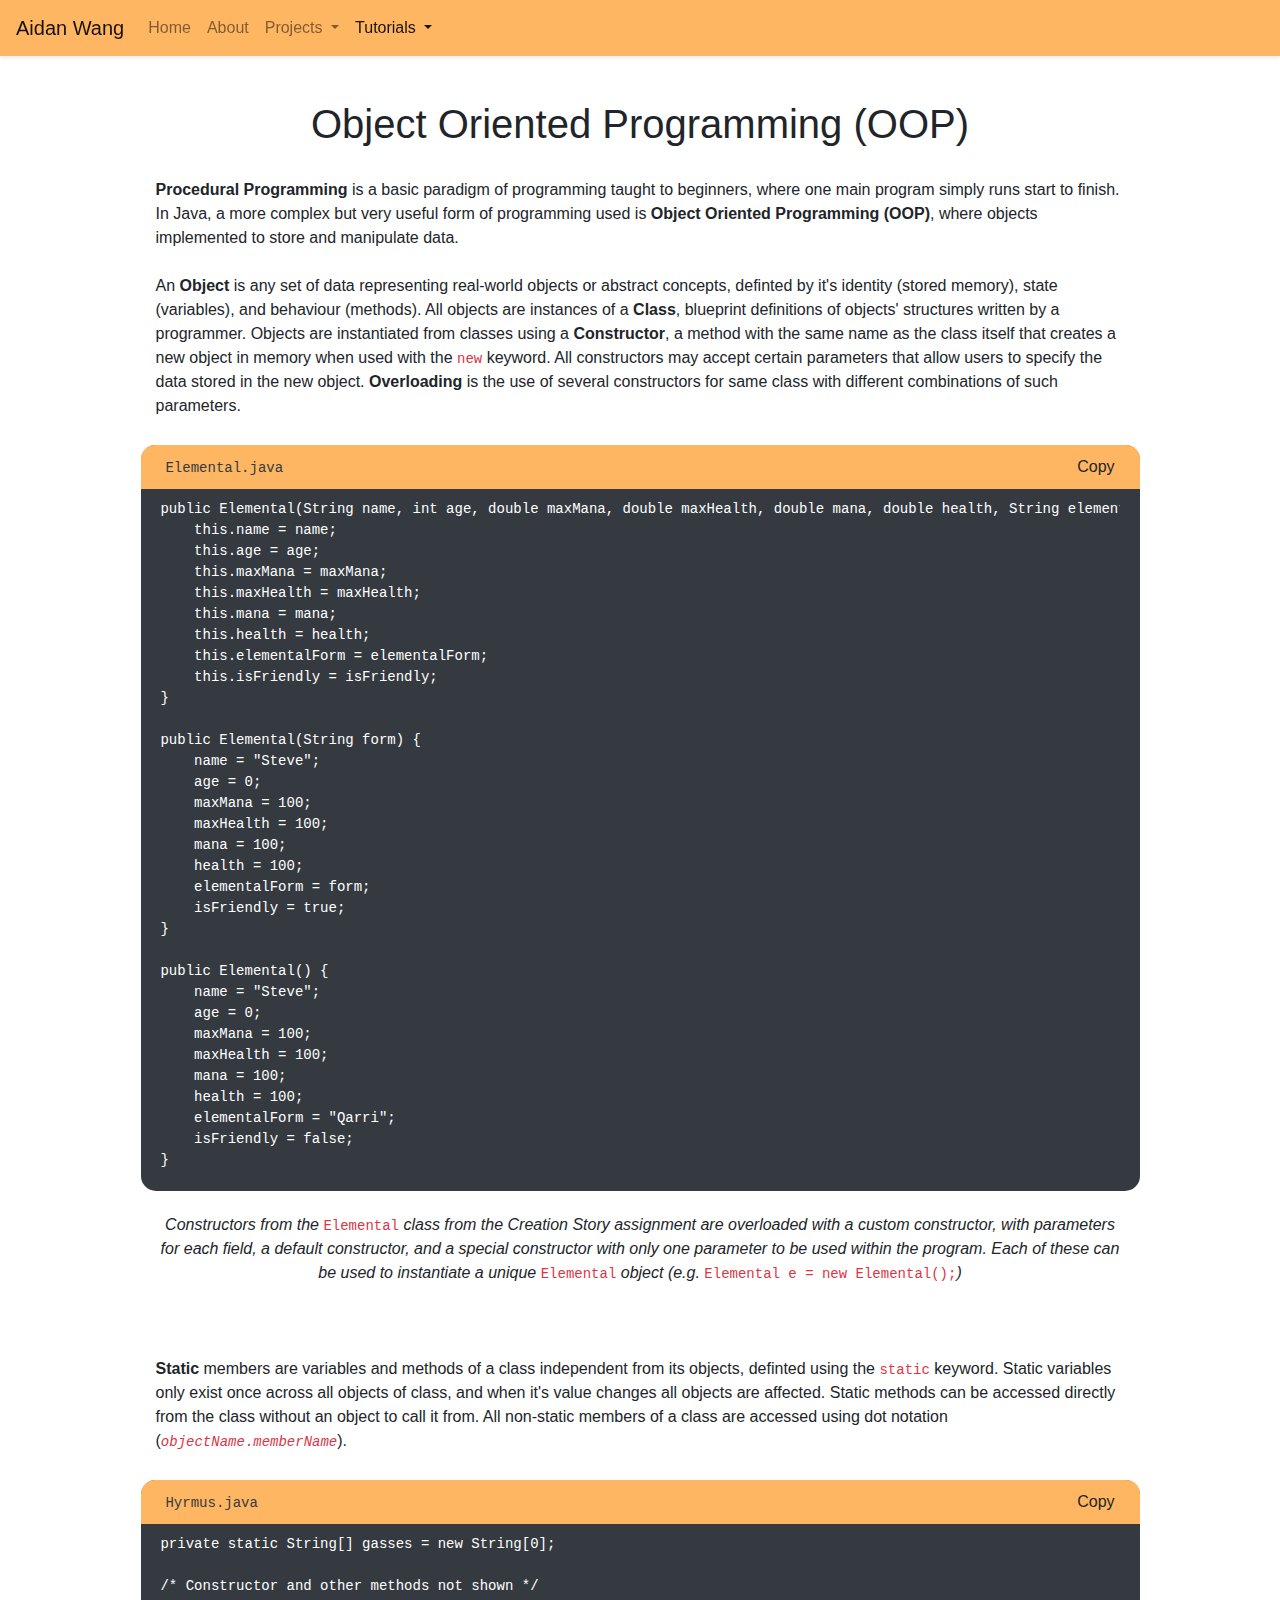
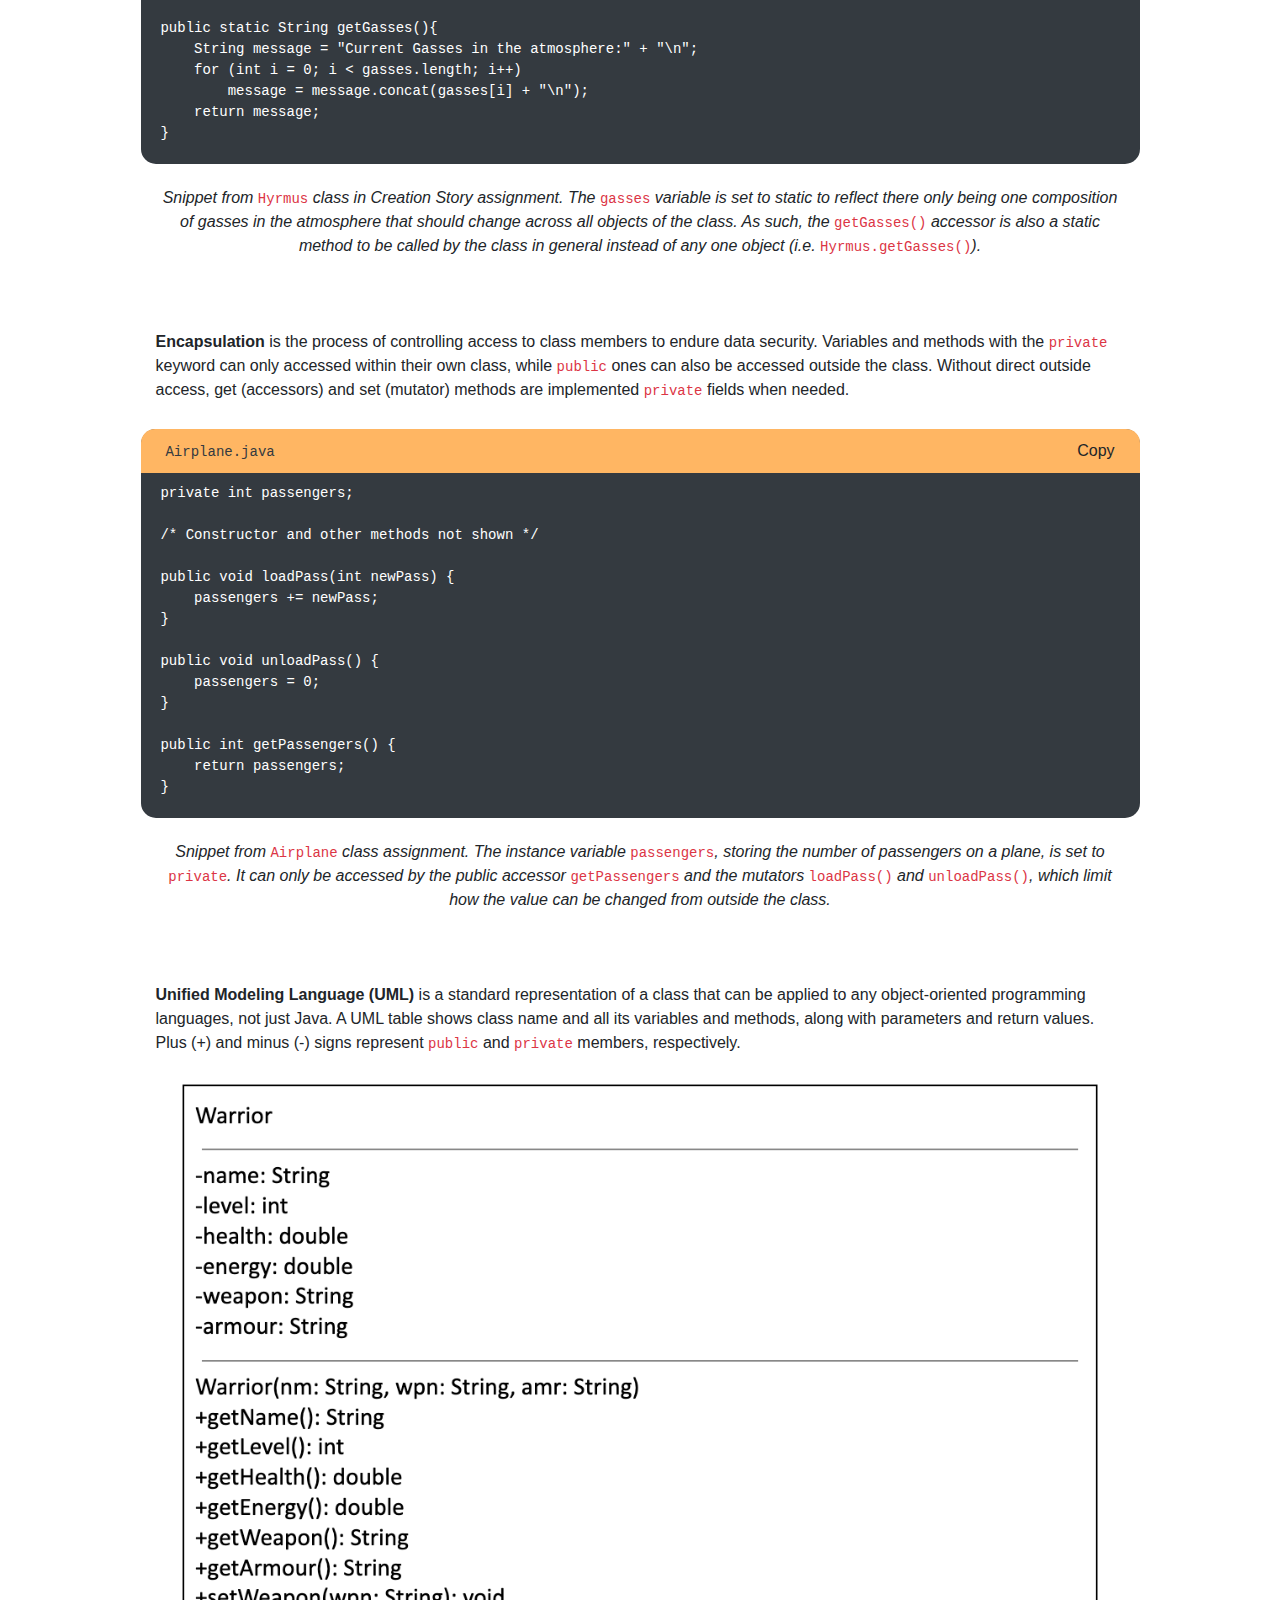
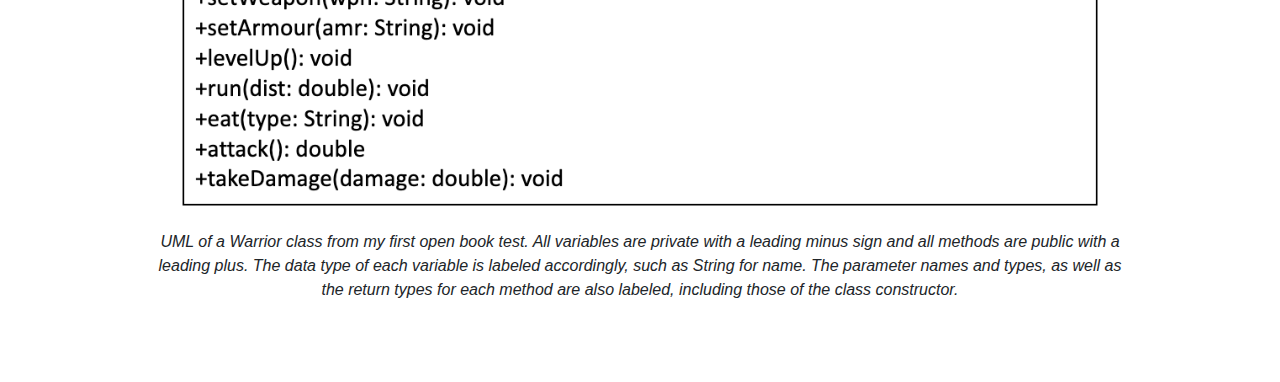
<file: oop.html>
<!DOCTYPE html>
<html>
    <head>
        <meta charset="utf-8">
        <meta name="viewport" content="width=device-width, initial-scale=1, shrink-to-fit=no">

        <title>Aidan Wang | Portfolio</title>
        <link rel="icon" type="image/x-icon" href="assets/favicon.ico">

        <link rel="stylesheet" href="https://cdn.jsdelivr.net/npm/bootstrap@4.3.1/dist/css/bootstrap.min.css" integrity="sha384-ggOyR0iXCbMQv3Xipma34MD+dH/1fQ784/j6cY/iJTQUOhcWr7x9JvoRxT2MZw1T" crossorigin="anonymous">
        <link rel="stylesheet" href="css/styles.css">
    </head>
    <body>
        <!-- Navbar -->
        <nav class="navbar navbar-expand-lg navbar-light fixed-top shadow-sm">

            <!-- Name Branding -->
            <a class="navbar-brand" href="index.html">Aidan Wang</a>
            <button class="navbar-toggler" type="button" data-toggle="collapse" data-target="#navbarNavDropdown" aria-controls="navbarNavDropdown" aria-expanded="false" aria-label="Toggle navigation">
                <span class="navbar-toggler-icon"></span>
            </button>

            <!-- Navbar Items -->
            <div class="collapse navbar-collapse" id="navbarNavDropdown">
                <ul class="navbar-nav">
                    <li class="nav-item">
                        <a class="nav-link" href="index.html">Home<span class="sr-only">(current)</span></a>
                    </li>
                    <li class="nav-item">
                        <a class="nav-link" href="about.html">About</a>
                    </li>
                    <li class="nav-item dropdown">
                        <a class="nav-link dropdown-toggle" id="navbarDropdownMenuLink" data-toggle="dropdown" aria-haspopup="true" aria-expanded="false">
                            Projects
                        </a>
                        <div class="dropdown-menu" aria-labelledby="navbarDropdownMenuLink">
                            <a class="dropdown-item" href="isp.html">Final ISP</a>
                            <a class="dropdown-item" href="projects.html">Other Projects</a>
                        </div>
                    </li>
                    <li class="nav-item dropdown active">
                        <a class="nav-link dropdown-toggle" id="navbarDropdownMenuLink" data-toggle="dropdown" aria-haspopup="true" aria-expanded="false">
                            Tutorials
                        </a>
                        <div class="dropdown-menu" aria-labelledby="navbarDropdownMenuLink">
                            <a class="dropdown-item" href="oop.html">OOP</a>
                            <a class="dropdown-item" href="inheritance.html">Inheritance</a>
                            <a class="dropdown-item" href="arrays.html">Arrays</a>
                            <a class="dropdown-item" href="arraylist.html">ArrayList</a>
                            <a class="dropdown-item" href="sorting.html">Searching & Sorting</a>
                            <a class="dropdown-item" href="recursion.html">Recursion</a>
                            <a class="dropdown-item" href="bibliography.html">Bibliography</a>
                        </div>
                    </li>
                </ul>
            </div>
        </nav>

        <!-- Main Content -->
        <div class="container tutorial-main-container">

            <!-- Title -->
            <div class="container tutorial-content-container">
                <h1>Object Oriented Programming (OOP)</h1>
            </div>    

            <!-- Text -->
            <div class="container tutorial-content-container">
                <p>
                    <b>Procedural Programming</b> is a basic paradigm of programming taught to beginners, where one main program simply runs start to finish.
                    In Java, a more complex but very useful form of programming used is <b>Object Oriented Programming (OOP)</b>, where objects implemented to 
                    store and manipulate data. <br><br> An <b>Object</b> is any set of data representing real-world objects or abstract concepts, definted by
                    it's identity (stored memory), state (variables), and behaviour (methods). All objects are instances of a <b>Class</b>, blueprint definitions 
                    of objects' structures written by a programmer. Objects are instantiated from classes using a <b>Constructor</b>, a method with the same 
                    name as the class itself that creates a new object in memory when used with the <code class="text-danger">new</code> keyword. All constructors 
                    may accept certain parameters that allow users to specify the data stored in the new object. <b>Overloading</b> is the use of several 
                    constructors for same class with different combinations of such parameters.
                </p>
            </div>

            <!-- Code Block -->
            <div class="container bg-dark code-block">
                <!-- Code Block Header -->
                <div class="container copy-container">
                    <span class="copy-text"><code class="text-dark">Elemental.java</code></span>
                    <div class="copy-button" type="button" onClick="copy('oop1')">
                        Copy
                        <span class="tooltiptext" id="oop1-msg">Copied!</span>
                    </div>
                </div>

                <!-- Code Text -->
<pre class="text-white code-text" id="oop1">
public Elemental(String name, int age, double maxMana, double maxHealth, double mana, double health, String elementalForm, boolean isFriendly) {
    this.name = name;
    this.age = age;
    this.maxMana = maxMana;
    this.maxHealth = maxHealth;
    this.mana = mana;
    this.health = health;
    this.elementalForm = elementalForm;
    this.isFriendly = isFriendly;
}
    
public Elemental(String form) {
    name = "Steve";
    age = 0;
    maxMana = 100;
    maxHealth = 100;
    mana = 100;
    health = 100;
    elementalForm = form;
    isFriendly = true;
}
     
public Elemental() {
    name = "Steve";
    age = 0;
    maxMana = 100;
    maxHealth = 100;
    mana = 100;
    health = 100;
    elementalForm = "Qarri";
    isFriendly = false;
}</pre>
            </div>
            
            <!-- Caption -->
            <div class="container tutorial-content-container caption">
                <p>
                    Constructors from the <code class="text-danger">Elemental</code> class from the Creation Story assignment are overloaded with a custom constructor, with parameters 
                    for each field, a default constructor, and a special constructor with only one parameter to be used within the program. Each of these can be used to instantiate
                    a unique <code class="text-danger">Elemental</code> object (e.g. <code class="text-danger">Elemental e = new Elemental();</code>)
                </p>
            </div>

            <!-- Text -->
            <div class="container tutorial-content-container">
                <p>
                    <b>Static</b> members are variables and methods of a class independent from its objects, definted using the <code class="text-danger">static</code> 
                    keyword. Static variables only exist once across all objects of class, and when it's value changes all objects are affected. Static methods can be 
                    accessed directly from the class without an object to call it from. All non-static members of a class are accessed using dot notation 
                    (<code class="text-danger"><i>objectName</i>.<i>memberName</i></code>).
                </p>
            </div>

            <!-- Code Block -->
            <div class="container bg-dark code-block">
                <!-- Code Block Header -->
                <div class="container copy-container">
                    <span class="copy-text"><code class="text-dark">Hyrmus.java</code></span>
                    <div class="copy-button" type="button" onClick="copy('oop2')">
                        Copy
                        <span class="tooltiptext" id="oop2-msg">Copied!</span>
                    </div>
                </div>

                <!-- Code Text -->
<pre class="text-white code-text" id="oop2">
private static String[] gasses = new String[0];

/* Constructor and other methods not shown */

public static String getGasses(){
    String message = "Current Gasses in the atmosphere:" + "\n";
    for (int i = 0; i &lt; gasses.length; i++)
        message = message.concat(gasses[i] + "\n");
    return message;
}</pre>
            </div>

            <!-- Caption -->
            <div class="container tutorial-content-container caption">
                <p>
                    Snippet from <code class="text-danger">Hyrmus</code> class in Creation Story assignment. The <code class="text-danger">gasses</code> variable is set to static to reflect 
                    there only being one composition of gasses in the atmosphere that should change across all objects of the class. As such, the <code class="text-danger">getGasses()</code> 
                    accessor is also a static method to be called by the class in general instead of any one object (i.e. <code class="text-danger">Hyrmus.getGasses()</code>).
                </p>
            </div>

            <!-- Text -->
            <div class="container tutorial-content-container">
                <p>
                    <b>Encapsulation</b> is the process of controlling access to class members to endure data security. Variables and methods with the <code class="text-danger">private</code> 
                    keyword can only accessed within their own class, while <code class="text-danger">public</code> ones can also be accessed outside the class. Without direct outside access, 
                    get (accessors) and set (mutator) methods are implemented <code class="text-danger">private</code> fields when needed.
                </p>
            </div>

            <!-- Code Block -->
            <div class="container bg-dark code-block">
                <!-- Code Block Header -->
                <div class="container copy-container">
                    <span class="copy-text"><code class="text-dark">Airplane.java</code></span>
                    <div class="copy-button" type="button" onClick="copy('oop3')">
                        Copy
                        <span class="tooltiptext" id="oop3-msg">Copied!</span>
                    </div>
                </div>

                <!-- Code Text -->
<pre class="text-white code-text" id="oop3">
private int passengers;

/* Constructor and other methods not shown */

public void loadPass(int newPass) {
    passengers += newPass;
}

public void unloadPass() {
    passengers = 0;
}

public int getPassengers() {
    return passengers;
}</pre>
            </div>

            <!-- Caption -->
            <div class="container tutorial-content-container caption">
                <p>Snippet from <code class="text-danger">Airplane</code> class assignment. The instance variable <code class="text-danger">passengers</code>, 
                    storing the number of passengers on a plane, is set to <code class="text-danger">private</code>. It can only be accessed by the public accessor 
                    <code class="text-danger">getPassengers</code> and the mutators <code class="text-danger">loadPass()</code> and <code class="text-danger">unloadPass()</code>, 
                    which limit how the value can be changed from outside the class.</p>
            </div>

            <!-- Text -->
            <div class="container tutorial-content-container">
                <p>
                    <b>Unified Modeling Language (UML)</b> is a standard representation of a class that can be applied to any object-oriented programming languages, not just Java.
                    A UML table shows class name and all its variables and methods, along with parameters and return values. Plus (+) and minus (-) signs represent 
                    <code class="text-danger">public</code> and <code class="text-danger">private</code> members, respectively. 
                </p>
            </div>

            <!-- Image -->
            <div class="container tutorial-content-container" style="margin-top: 0%; margin-bottom: 0%">
                <img src="assets/uml.png" style="width: 95%;">            
            </div>

            <!-- Caption -->
            <div class="container tutorial-content-container caption">
                <p>UML of a Warrior class from my first open book test. All variables are private with a leading minus sign and all methods are public with a leading plus. The data type of each variable is labeled accordingly, such as String for name. The parameter names and types, as well as the return types for each method are also labeled, including those of the class constructor.</p>
            </div>
        </div>

        <script src="https://code.jquery.com/jquery-3.3.1.slim.min.js" integrity="sha384-q8i/X+965DzO0rT7abK41JStQIAqVgRVzpbzo5smXKp4YfRvH+8abtTE1Pi6jizo" crossorigin="anonymous"></script>
        <script src="https://cdn.jsdelivr.net/npm/popper.js@1.14.7/dist/umd/popper.min.js" integrity="sha384-UO2eT0CpHqdSJQ6hJty5KVphtPhzWj9WO1clHTMGa3JDZwrnQq4sF86dIHNDz0W1" crossorigin="anonymous"></script>
        <script src="https://cdn.jsdelivr.net/npm/bootstrap@4.3.1/dist/js/bootstrap.min.js" integrity="sha384-JjSmVgyd0p3pXB1rRibZUAYoIIy6OrQ6VrjIEaFf/nJGzIxFDsf4x0xIM+B07jRM" crossorigin="anonymous"></script>
        <script src="https://ajax.googleapis.com/ajax/libs/jquery/2.1.1/jquery.min.js"></script>
        <script src="js/index.js"></script>
    </body>
</html>
</file>
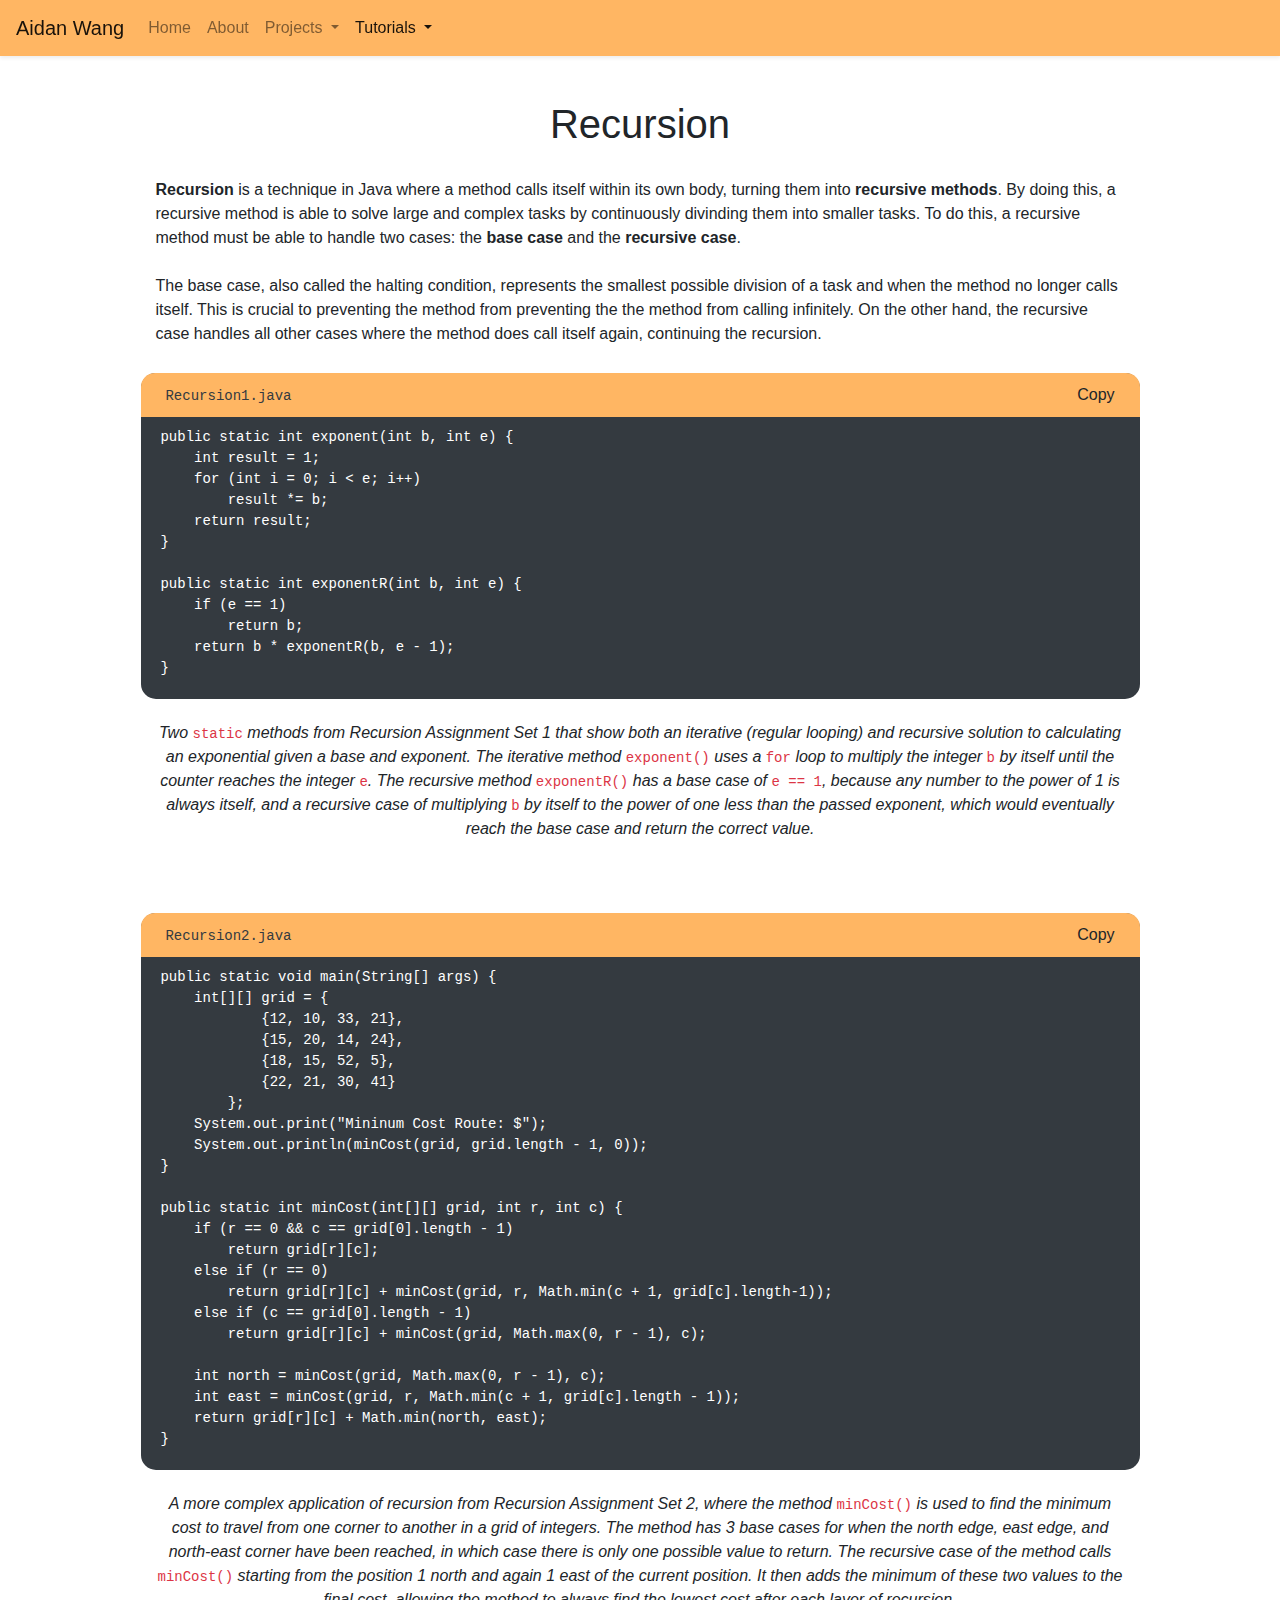
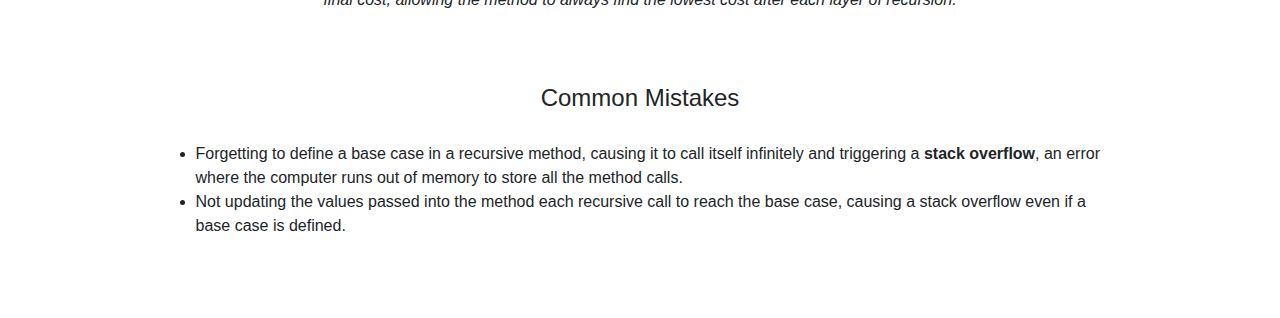
<file: recursion.html>
<!DOCTYPE html>
<html>
    <head>
        <meta charset="utf-8">
        <meta name="viewport" content="width=device-width, initial-scale=1, shrink-to-fit=no">

        <title>Aidan Wang | Portfolio</title>
        <link rel="icon" type="image/x-icon" href="assets/favicon.ico">

        <link rel="stylesheet" href="https://cdn.jsdelivr.net/npm/bootstrap@4.3.1/dist/css/bootstrap.min.css" integrity="sha384-ggOyR0iXCbMQv3Xipma34MD+dH/1fQ784/j6cY/iJTQUOhcWr7x9JvoRxT2MZw1T" crossorigin="anonymous">
        <link rel="stylesheet" href="css/styles.css">
    </head>
    <body>
        <!-- Navbar -->
        <nav class="navbar navbar-expand-lg navbar-light fixed-top shadow-sm">

            <!-- Name Branding -->
            <a class="navbar-brand" href="index.html">Aidan Wang</a>
            <button class="navbar-toggler" type="button" data-toggle="collapse" data-target="#navbarNavDropdown" aria-controls="navbarNavDropdown" aria-expanded="false" aria-label="Toggle navigation">
                <span class="navbar-toggler-icon"></span>
            </button>

            <!-- Navbar Items -->
            <div class="collapse navbar-collapse" id="navbarNavDropdown">
                <ul class="navbar-nav">
                    <li class="nav-item">
                        <a class="nav-link" href="index.html">Home<span class="sr-only">(current)</span></a>
                    </li>
                    <li class="nav-item">
                        <a class="nav-link" href="about.html">About</a>
                    </li>
                    <li class="nav-item dropdown">
                        <a class="nav-link dropdown-toggle" id="navbarDropdownMenuLink" data-toggle="dropdown" aria-haspopup="true" aria-expanded="false">
                            Projects
                        </a>
                        <div class="dropdown-menu" aria-labelledby="navbarDropdownMenuLink">
                            <a class="dropdown-item" href="isp.html">Final ISP</a>
                            <a class="dropdown-item" href="projects.html">Other Projects</a>
                        </div>
                    </li>
                    <li class="nav-item active dropdown">
                        <a class="nav-link dropdown-toggle" id="navbarDropdownMenuLink" data-toggle="dropdown" aria-haspopup="true" aria-expanded="false">
                            Tutorials
                        </a>
                        <div class="dropdown-menu" aria-labelledby="navbarDropdownMenuLink">
                            <a class="dropdown-item" href="oop.html">OOP</a>
                            <a class="dropdown-item" href="inheritance.html">Inheritance</a>
                            <a class="dropdown-item" href="arrays.html">Arrays</a>
                            <a class="dropdown-item" href="arraylist.html">ArrayList</a>
                            <a class="dropdown-item" href="sorting.html">Searching & Sorting</a>
                            <a class="dropdown-item" href="recursion.html">Recursion</a>
                            <a class="dropdown-item" href="bibliography.html">Bibliography</a>
                        </div>
                    </li>
                </ul>
            </div>
        </nav>

        <!-- Main Content -->
        <div class="container tutorial-main-container">

            <!-- Title -->
            <div class="container tutorial-content-container">
                <h1>Recursion</h1>
            </div>   

            <!-- Text -->
            <div class="container tutorial-content-container">
                <p>
                    <b>Recursion</b> is a technique in Java where a method calls itself within its own body, 
                    turning them into <b>recursive methods</b>. By doing this, a recursive method is able to
                    solve large and complex tasks by continuously divinding them into smaller tasks. 
                    To do this, a recursive method must be able to handle two cases: the <b>base case</b> 
                    and the <b>recursive case</b>. <br><br>
                    
                    The base case, also called the halting condition, represents the smallest possible division
                    of a task and when the method no longer calls itself. This is crucial to preventing the 
                    method from preventing the the method from calling infinitely. On the other hand, the 
                    recursive case handles all other cases where the method does call itself again,
                    continuing the recursion.
                </p>
            </div>

            <!-- Code Block -->
            <div class="container bg-dark code-block">
                <!-- Code Block Header -->
                <div class="container copy-container">
                    <span class="copy-text"><code class="text-dark">Recursion1.java</code></span>
                    <div class="copy-button" type="button" onClick="copy('rec1')">
                        Copy
                        <span class="tooltiptext" id="rec1-msg">Copied!</span>
                    </div>
                </div>

                <!-- Code Text -->
<pre class="text-white code-text" id="rec1">
public static int exponent(int b, int e) {
    int result = 1;
    for (int i = 0; i &lt; e; i++)
        result *= b;
    return result;
}

public static int exponentR(int b, int e) {
    if (e == 1)
        return b;
    return b * exponentR(b, e - 1);
}</pre>
            </div>
            
            <!-- Caption -->
            <div class="container tutorial-content-container caption">
                <p>
                    Two <code class="text-danger">static</code> methods from Recursion Assignment Set 1 that 
                    show both an iterative (regular looping) and recursive solution to calculating an 
                    exponential given a base and exponent. The iterative method <code class="text-danger">exponent()</code>
                    uses a <code class="text-danger">for</code> loop to multiply the integer <code class="text-danger">b</code> 
                    by itself until the counter reaches the integer <code class="text-danger">e</code>. The recursive 
                    method <code class="text-danger">exponentR()</code> has a base case of <code class="text-danger">e == 1</code>,
                    because any number to the power of 1 is always itself, and a recursive case of multiplying 
                    <code class="text-danger">b</code> by itself to the power of one less than 
                    the passed exponent, which would eventually reach the base case and return the correct value.
                </p>
            </div>

            <!-- Code Block -->
            <div class="container bg-dark code-block">
                <!-- Code Block Header -->
                <div class="container copy-container">
                    <span class="copy-text"><code class="text-dark">Recursion2.java</code></span>
                    <div class="copy-button" type="button" onClick="copy('rec2')">
                        Copy
                        <span class="tooltiptext" id="rec2-msg">Copied!</span>
                    </div>
                </div>
            <!-- Code Text -->
<pre class="text-white code-text" id="rec2">
public static void main(String[] args) {
    int[][] grid = {
            {12, 10, 33, 21},
            {15, 20, 14, 24},
            {18, 15, 52, 5},
            {22, 21, 30, 41}
        };
    System.out.print("Mininum Cost Route: $");
    System.out.println(minCost(grid, grid.length - 1, 0));
}

public static int minCost(int[][] grid, int r, int c) {
    if (r == 0 && c == grid[0].length - 1)
        return grid[r][c];
    else if (r == 0)
        return grid[r][c] + minCost(grid, r, Math.min(c + 1, grid[c].length-1));
    else if (c == grid[0].length - 1)
        return grid[r][c] + minCost(grid, Math.max(0, r - 1), c);
        
    int north = minCost(grid, Math.max(0, r - 1), c);
    int east = minCost(grid, r, Math.min(c + 1, grid[c].length - 1));
    return grid[r][c] + Math.min(north, east);
}</pre>
            </div>
                    
            <!-- Caption -->
            <div class="container tutorial-content-container caption">
                <p>
                    A more complex application of recursion from Recursion Assignment Set 2, where the 
                    method <code class="text-danger">minCost()</code> is used to find the minimum cost
                    to travel from one corner to another in a grid of integers. The method has 3 base cases
                    for when the north edge, east edge, and north-east corner have been reached, in which 
                    case there is only one possible value to return. The recursive case of the method 
                    calls <code class="text-danger">minCost()</code> starting from the position 1 north
                    and again 1 east of the current position. It then adds the
                    minimum of these two values to the final cost, allowing the method to always find 
                    the lowest cost after each layer of recursion. 
                </p>
            </div>

            <!-- Title -->
            <div class="container tutorial-content-container">
                <h4>Common Mistakes</h4>
            </div>  
            
            <!-- List -->
            <div class="container tutorial-content-container">
                <ul>
                    <li>
                        Forgetting to define a base case in a recursive method, causing it to call itself 
                        infinitely and triggering a <b>stack overflow</b>, an error where the computer
                        runs out of memory to store all the method calls. 
                    </li>
                    <li>
                        Not updating the values passed into the method each recursive call to reach the base 
                        case, causing a stack overflow even if a base case is defined. 
                    </li>
                </ul>
            </div>
        </div>

        <script src="https://code.jquery.com/jquery-3.3.1.slim.min.js" integrity="sha384-q8i/X+965DzO0rT7abK41JStQIAqVgRVzpbzo5smXKp4YfRvH+8abtTE1Pi6jizo" crossorigin="anonymous"></script>
        <script src="https://cdn.jsdelivr.net/npm/popper.js@1.14.7/dist/umd/popper.min.js" integrity="sha384-UO2eT0CpHqdSJQ6hJty5KVphtPhzWj9WO1clHTMGa3JDZwrnQq4sF86dIHNDz0W1" crossorigin="anonymous"></script>
        <script src="https://cdn.jsdelivr.net/npm/bootstrap@4.3.1/dist/js/bootstrap.min.js" integrity="sha384-JjSmVgyd0p3pXB1rRibZUAYoIIy6OrQ6VrjIEaFf/nJGzIxFDsf4x0xIM+B07jRM" crossorigin="anonymous"></script>
        <script src="https://ajax.googleapis.com/ajax/libs/jquery/2.1.1/jquery.min.js"></script>
        <script src="js/index.js"></script>
    </body>
</html>
</file>
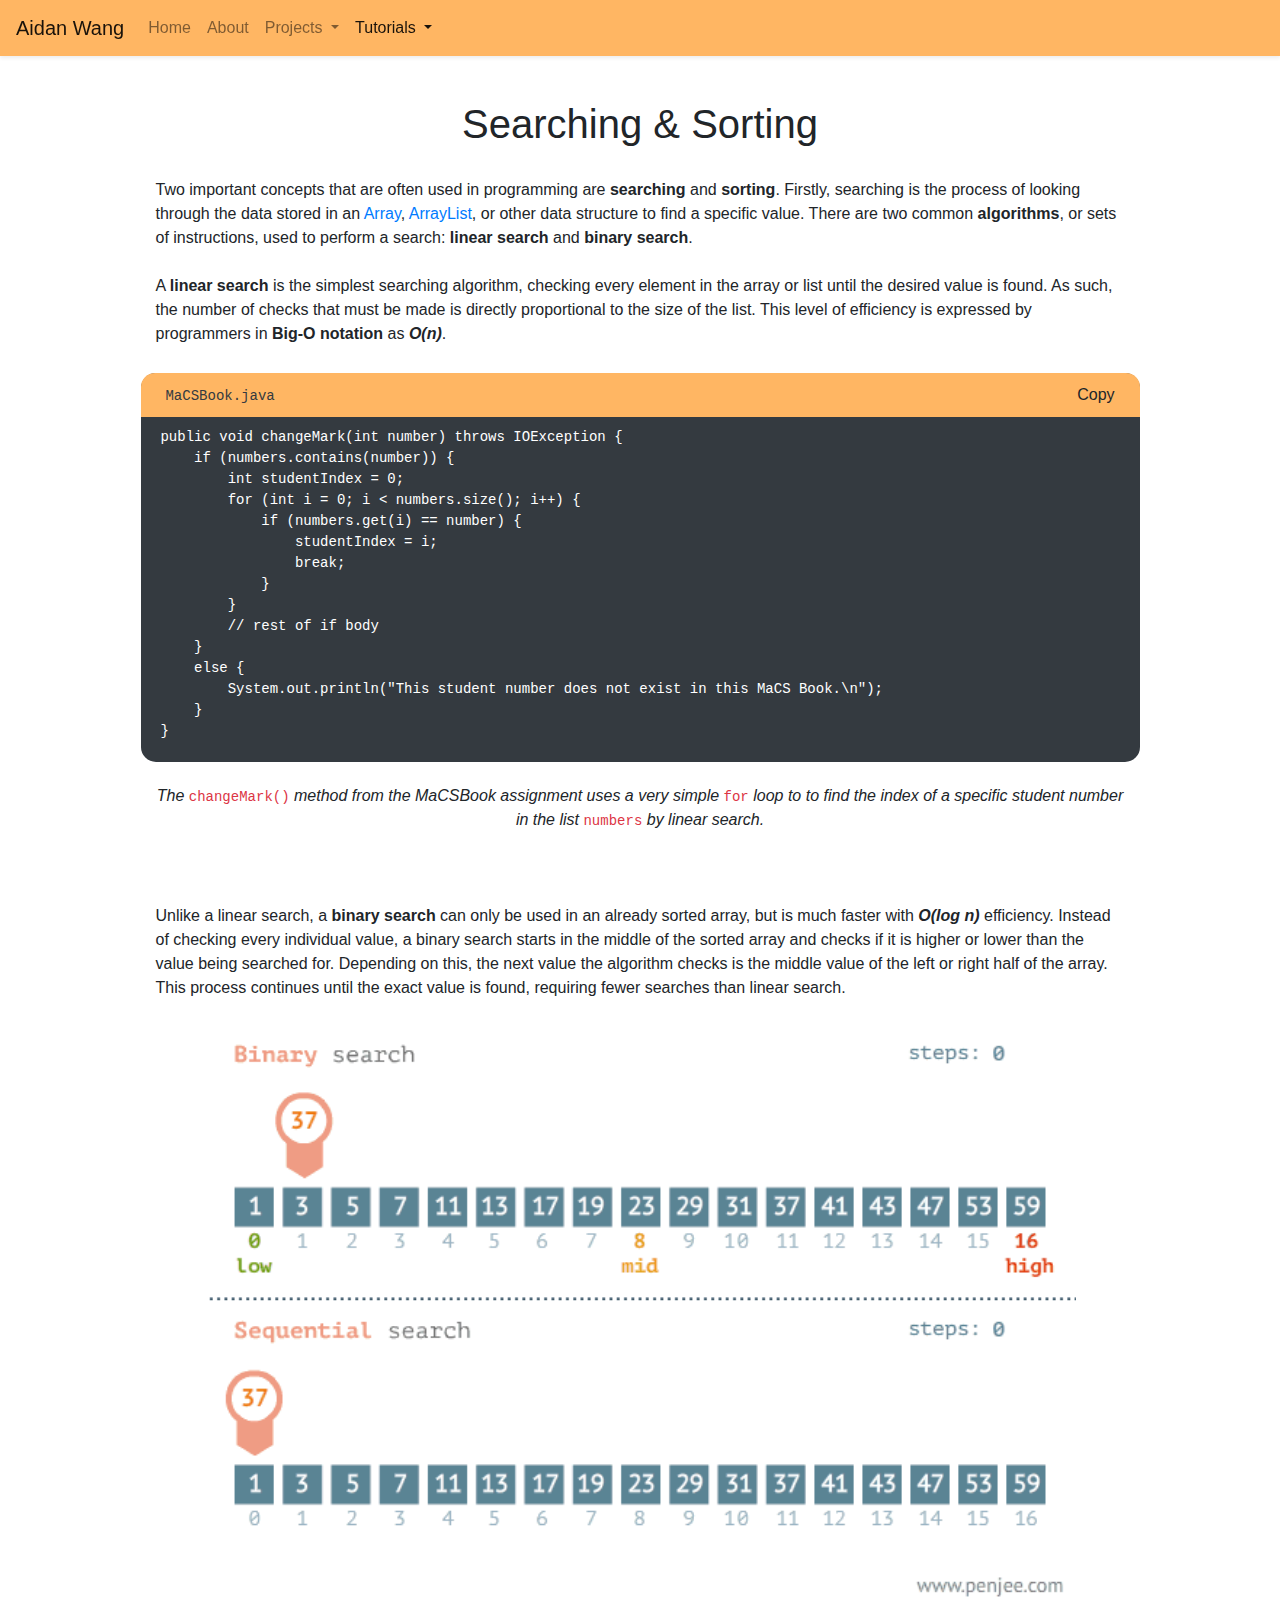
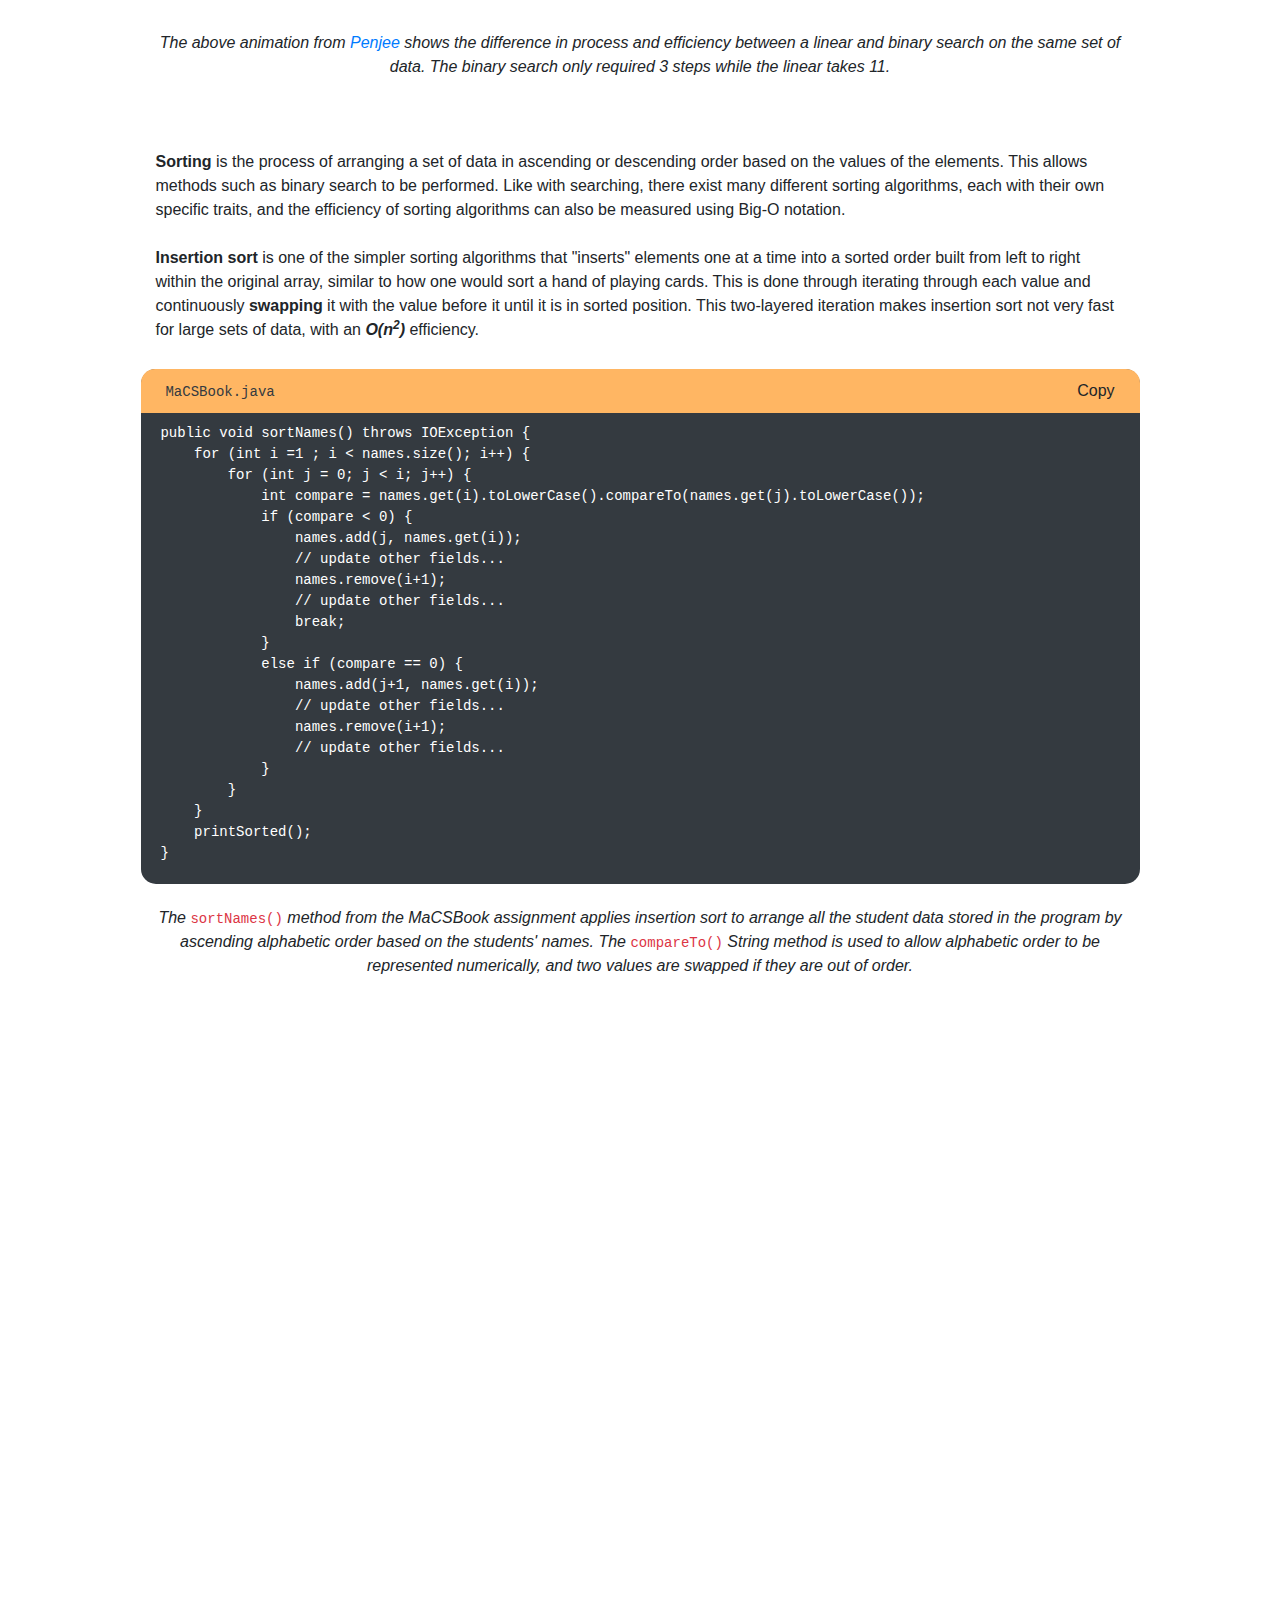
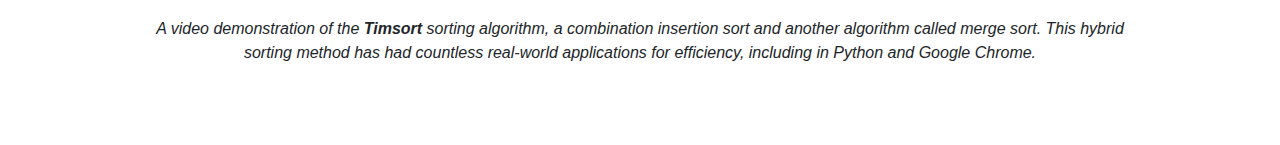
<file: sorting.html>
<!DOCTYPE html>
<html>
    <head>
        <meta charset="utf-8">
        <meta name="viewport" content="width=device-width, initial-scale=1, shrink-to-fit=no">

        <title>Aidan Wang | Portfolio</title>
        <link rel="icon" type="image/x-icon" href="assets/favicon.ico">

        <link rel="stylesheet" href="https://cdn.jsdelivr.net/npm/bootstrap@4.3.1/dist/css/bootstrap.min.css" integrity="sha384-ggOyR0iXCbMQv3Xipma34MD+dH/1fQ784/j6cY/iJTQUOhcWr7x9JvoRxT2MZw1T" crossorigin="anonymous">
        <link rel="stylesheet" href="css/styles.css">
    </head>
    <body>
        <!-- Navbar -->
        <nav class="navbar navbar-expand-lg navbar-light fixed-top shadow-sm">

            <!-- Name Branding -->
            <a class="navbar-brand" href="index.html">Aidan Wang</a>
            <button class="navbar-toggler" type="button" data-toggle="collapse" data-target="#navbarNavDropdown" aria-controls="navbarNavDropdown" aria-expanded="false" aria-label="Toggle navigation">
                <span class="navbar-toggler-icon"></span>
            </button>

            <!-- Navbar Items -->
            <div class="collapse navbar-collapse" id="navbarNavDropdown">
                <ul class="navbar-nav">
                    <li class="nav-item">
                        <a class="nav-link" href="index.html">Home<span class="sr-only">(current)</span></a>
                    </li>
                    <li class="nav-item">
                        <a class="nav-link" href="about.html">About</a>
                    </li>
                    <li class="nav-item dropdown">
                        <a class="nav-link dropdown-toggle" id="navbarDropdownMenuLink" data-toggle="dropdown" aria-haspopup="true" aria-expanded="false">
                            Projects
                        </a>
                        <div class="dropdown-menu" aria-labelledby="navbarDropdownMenuLink">
                            <a class="dropdown-item" href="isp.html">Final ISP</a>
                            <a class="dropdown-item" href="projects.html">Other Projects</a>
                        </div>
                    </li>
                    <li class="nav-item active dropdown">
                        <a class="nav-link dropdown-toggle" id="navbarDropdownMenuLink" data-toggle="dropdown" aria-haspopup="true" aria-expanded="false">
                            Tutorials
                        </a>
                        <div class="dropdown-menu" aria-labelledby="navbarDropdownMenuLink">
                            <a class="dropdown-item" href="oop.html">OOP</a>
                            <a class="dropdown-item" href="inheritance.html">Inheritance</a>
                            <a class="dropdown-item" href="arrays.html">Arrays</a>
                            <a class="dropdown-item" href="arraylist.html">ArrayList</a>
                            <a class="dropdown-item" href="sorting.html">Searching & Sorting</a>
                            <a class="dropdown-item" href="recursion.html">Recursion</a>
                            <a class="dropdown-item" href="bibliography.html">Bibliography</a>
                        </div>
                    </li>
                </ul>
            </div>
        </nav>

        <!-- Main Content -->
        <div class="container tutorial-main-container">

            <!-- Title -->
            <div class="container tutorial-content-container">
                <h1>Searching & Sorting</h1>
            </div>   

            <!-- Text -->
            <div class="container tutorial-content-container">
                <p>
                    Two important concepts that are often used in programming are <b>searching</b> and <b>sorting</b>.
                    Firstly, searching is the process of looking through the data stored in an <a href="arrays.html">Array</a>, 
                    <a href="arraylist.html">ArrayList</a>, or other data structure to find a specific value. There are two 
                    common <b>algorithms</b>, or sets of instructions, used to perform a search: <b>linear search</b>
                    and <b>binary search</b>.<br><br>

                    A <b>linear search</b> is the simplest searching algorithm, checking every element in 
                    the array or list until the desired value is found. As such, the number of checks that must
                    be made is directly proportional to the size of the list. This level of efficiency is
                    expressed by programmers in <b>Big-O notation</b> as <b><i>O(n)</i></b>. 
                </p>
            </div>

            <!-- Code Block -->
            <div class="container bg-dark code-block">
                <!-- Code Block Header -->
                <div class="container copy-container">
                    <span class="copy-text"><code class="text-dark">MaCSBook.java</code></span>
                    <div class="copy-button" type="button" onClick="copy('sort1')">
                        Copy
                        <span class="tooltiptext" id="sort1-msg">Copied!</span>
                    </div>
                </div>

                <!-- Code Text -->
<pre class="text-white code-text" id="sort1">
public void changeMark(int number) throws IOException {
    if (numbers.contains(number)) {
        int studentIndex = 0;
        for (int i = 0; i &lt; numbers.size(); i++) {
            if (numbers.get(i) == number) {
                studentIndex = i;
                break;
            }
        }
        // rest of if body
    }
    else {
        System.out.println("This student number does not exist in this MaCS Book.\n");
    }
}</pre>
            </div>
            
            <!-- Caption -->
            <div class="container tutorial-content-container caption">
                <p>
                    The <code class="text-danger">changeMark()</code> method from the MaCSBook assignment uses 
                    a very simple <code class="text-danger">for</code> loop to to find the index of a specific 
                    student number in the list <code class="text-danger">numbers</code> by linear search.
                </p>
            </div>

            <!-- Text -->
            <div class="container tutorial-content-container">
                <p>
                    Unlike a linear search, a <b>binary search</b>
                    can only be used in an already sorted array, but is much faster with <b><i>O(log n)</i></b> efficiency. 
                    Instead of checking every individual value, a binary search 
                    starts in the middle of the sorted array and checks if it is higher or lower than the value
                    being searched for. Depending on this, the next value the algorithm checks is the middle 
                    value of the left or right half of the array. This process continues until the exact value
                    is found, requiring fewer searches than linear search. 
                </p>
            </div>

            <!-- Image -->
            <div class="container tutorial-content-container" style="margin-top: 0%; margin-bottom: 0%">
                <img src="assets/search.gif" style="width: 90%;">            
            </div>

            <!-- Caption -->
            <div class="container tutorial-content-container caption">
                <p>
                    The above animation from <a href="bibliography.html">Penjee</a> shows the difference 
                    in process and efficiency between a linear and binary search on the same set of data.
                    The binary search only required 3 steps while the linear takes 11. 
                </p>
            </div>

            <!-- Text -->
            <div class="container tutorial-content-container">
                <p>
                    <b>Sorting</b> is the process of arranging a set of data in ascending or descending order
                    based on the values of the elements. This allows methods such as binary search to be performed.
                    Like with searching, there exist many different sorting algorithms, each with their own specific traits,
                    and the efficiency of sorting algorithms can also be measured using Big-O notation.<br><br>

                    <b>Insertion sort</b> is one of the simpler sorting algorithms that "inserts" elements one at a time
                    into a sorted order built from left to right within the original array, similar to how one would sort
                    a hand of playing cards. This is done through iterating through each value and continuously <b>swapping</b> 
                    it with the value before it until it is in sorted position. This two-layered iteration makes insertion sort
                    not very fast for large sets of data, with an <b><i>O(n<sup>2</sup>)</i></b> efficiency.
                </p>
            </div>

            <!-- Code Block -->
            <div class="container bg-dark code-block">
                <!-- Code Block Header -->
                <div class="container copy-container">
                    <span class="copy-text"><code class="text-dark">MaCSBook.java</code></span>
                    <div class="copy-button" type="button" onClick="copy('sort2')">
                        Copy
                        <span class="tooltiptext" id="sort2-msg">Copied!</span>
                    </div>
                </div>

            <!-- Code Text -->
<pre class="text-white code-text" id="sort2">
public void sortNames() throws IOException {
    for (int i =1 ; i &lt; names.size(); i++) {
        for (int j = 0; j &lt; i; j++) {
            int compare = names.get(i).toLowerCase().compareTo(names.get(j).toLowerCase());
            if (compare &lt; 0) {
                names.add(j, names.get(i));
                // update other fields...
                names.remove(i+1);
                // update other fields...
                break;
            }
            else if (compare == 0) {
                names.add(j+1, names.get(i));
                // update other fields...
                names.remove(i+1);
                // update other fields...
            }
        }
    }
    printSorted();
}</pre>
            </div>
            
            <!-- Caption -->
            <div class="container tutorial-content-container caption">
                <p>
                    The <code class="text-danger">sortNames()</code> method from the MaCSBook assignment applies
                    insertion sort to arrange all the student data stored in the program by ascending alphabetic
                    order based on the students' names. The <code class="text-danger">compareTo()</code> String 
                    method is used to allow alphabetic order to be represented numerically, and two values are
                    swapped if they are out of order. 
                </p>
            </div>

            <!-- Video -->
            <div class="container tutorial-content-container">
                <iframe class="video" src="https://www.youtube.com/embed/H8vgx1rbTto"></iframe>
            </div>

            <!-- Caption -->
            <div class="container tutorial-content-container caption">
                <p>
                    A video demonstration of the <b>Timsort</b> sorting algorithm, a combination insertion sort
                    and another algorithm called merge sort. This hybrid sorting method has had
                    countless real-world applications for efficiency, including in Python and Google Chrome.
                </p>
            </div>
        </div>

        <script src="https://code.jquery.com/jquery-3.3.1.slim.min.js" integrity="sha384-q8i/X+965DzO0rT7abK41JStQIAqVgRVzpbzo5smXKp4YfRvH+8abtTE1Pi6jizo" crossorigin="anonymous"></script>
        <script src="https://cdn.jsdelivr.net/npm/popper.js@1.14.7/dist/umd/popper.min.js" integrity="sha384-UO2eT0CpHqdSJQ6hJty5KVphtPhzWj9WO1clHTMGa3JDZwrnQq4sF86dIHNDz0W1" crossorigin="anonymous"></script>
        <script src="https://cdn.jsdelivr.net/npm/bootstrap@4.3.1/dist/js/bootstrap.min.js" integrity="sha384-JjSmVgyd0p3pXB1rRibZUAYoIIy6OrQ6VrjIEaFf/nJGzIxFDsf4x0xIM+B07jRM" crossorigin="anonymous"></script>
        <script src="https://ajax.googleapis.com/ajax/libs/jquery/2.1.1/jquery.min.js"></script>
        <script src="js/index.js"></script>
    </body>
</html>
</file>
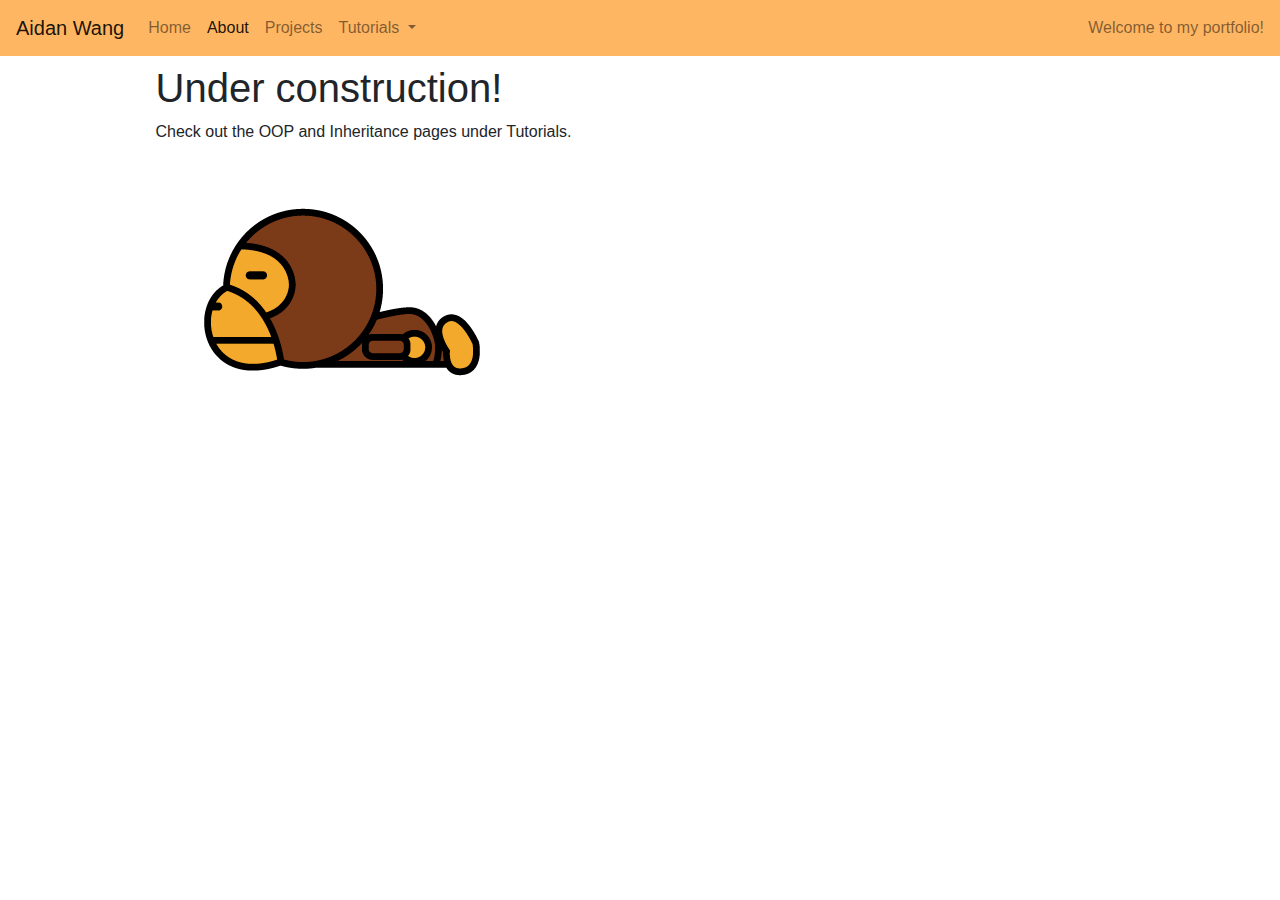
<file: templates/about.html>
<!DOCTYPE html>
<html>
    <head>
        <meta charset="utf-8">
        <meta name="viewport" content="width=device-width, initial-scale=1, shrink-to-fit=no">

        <title>Aidan Wang | Portfolio</title>

        <link rel="stylesheet" href="../styles.css">
        <link rel="stylesheet" href="https://cdn.jsdelivr.net/npm/bootstrap@4.3.1/dist/css/bootstrap.min.css" 
        integrity="sha384-ggOyR0iXCbMQv3Xipma34MD+dH/1fQ784/j6cY/iJTQUOhcWr7x9JvoRxT2MZw1T" crossorigin="anonymous">
    </head>
    <body>
        <nav class="navbar navbar-expand-lg navbar-light fixed-top">
            <a class="navbar-brand" href="index.html">Aidan Wang</a>
            <button class="navbar-toggler" type="button" data-toggle="collapse" data-target="#navbarNavDropdown" aria-controls="navbarNavDropdown" aria-expanded="false" aria-label="Toggle navigation">
                <span class="navbar-toggler-icon"></span>
            </button>
            <div class="collapse navbar-collapse" id="navbarNavDropdown">
                <ul class="navbar-nav">
                    <li class="nav-item">
                        <a class="nav-link" href="index.html">Home<span class="sr-only">(current)</span></a>
                    </li>
                    <li class="nav-item active">
                        <a class="nav-link" href="about.html">About</a>
                    </li>
                    <li class="nav-item">
                        <a class="nav-link" href="projects.html">Projects</a>
                    </li>
                    <li class="nav-item dropdown">
                        <a class="nav-link dropdown-toggle" id="navbarDropdownMenuLink" data-toggle="dropdown" aria-haspopup="true" aria-expanded="false">
                            Tutorials
                        </a>
                        <div class="dropdown-menu" aria-labelledby="navbarDropdownMenuLink">
                            <a class="dropdown-item" href="oop.html">OOP</a>
                            <a class="dropdown-item" href="inheritance.html">Inheritance</a>
                            <a class="dropdown-item" href="arrays.html">Arrays</a>
                            <a class="dropdown-item" href="arraylist.html">ArrayList</a>
                            <a class="dropdown-item" href="sorting.html">Searching & Sorting</a>
                            <a class="dropdown-item" href="recursion.html">Recursion</a>
                        </div>
                    </li>
                </ul>
            </div>
            <span class="navbar-text">
                Welcome to my portfolio!
            </span>
        </nav>

        <div class="container" style="margin-top: 5%; margin-bottom: 5%; width: 90%;">
            <div class="container" style="margin-top: 2%; width: 90%;">
                <h1>Under construction!</h1>
                <p>Check out the OOP and Inheritance pages under Tutorials.</p>
                <img src="../assets/milo.png" style="margin: 5%">
            </div>
        </div>

        <script src="https://code.jquery.com/jquery-3.3.1.slim.min.js" integrity="sha384-q8i/X+965DzO0rT7abK41JStQIAqVgRVzpbzo5smXKp4YfRvH+8abtTE1Pi6jizo" crossorigin="anonymous"></script>
        <script src="https://cdn.jsdelivr.net/npm/popper.js@1.14.7/dist/umd/popper.min.js" integrity="sha384-UO2eT0CpHqdSJQ6hJty5KVphtPhzWj9WO1clHTMGa3JDZwrnQq4sF86dIHNDz0W1" crossorigin="anonymous"></script>
        <script src="https://cdn.jsdelivr.net/npm/bootstrap@4.3.1/dist/js/bootstrap.min.js" integrity="sha384-JjSmVgyd0p3pXB1rRibZUAYoIIy6OrQ6VrjIEaFf/nJGzIxFDsf4x0xIM+B07jRM" crossorigin="anonymous"></script>
    </body>
</html>
</file>
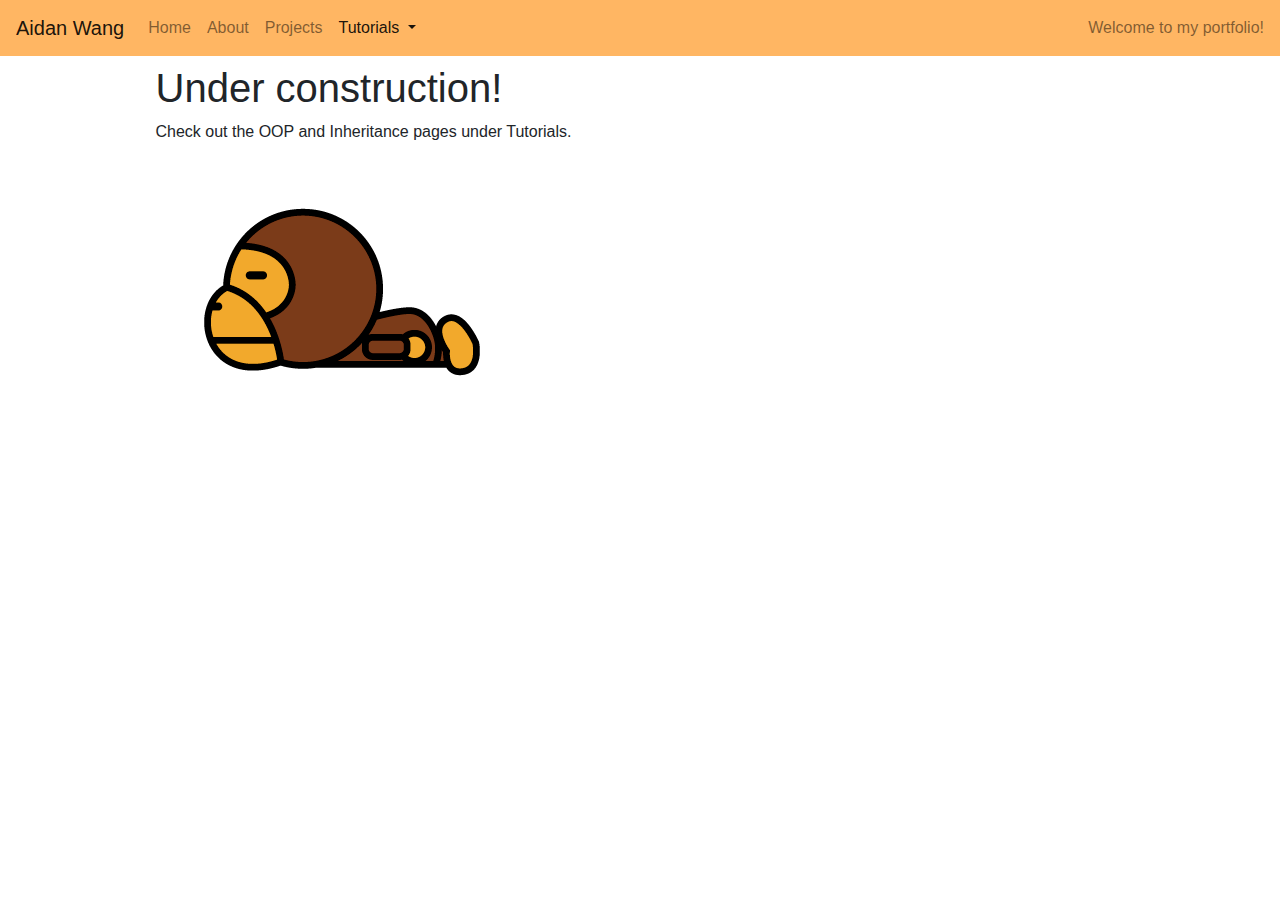
<file: templates/arraylist.html>
<!DOCTYPE html>
<html>
    <head>
        <meta charset="utf-8">
        <meta name="viewport" content="width=device-width, initial-scale=1, shrink-to-fit=no">

        <title>Aidan Wang | Portfolio</title>

        <link rel="stylesheet" href="../styles.css">
        <link rel="stylesheet" href="https://cdn.jsdelivr.net/npm/bootstrap@4.3.1/dist/css/bootstrap.min.css" 
        integrity="sha384-ggOyR0iXCbMQv3Xipma34MD+dH/1fQ784/j6cY/iJTQUOhcWr7x9JvoRxT2MZw1T" crossorigin="anonymous">
    </head>
    <body>
        <nav class="navbar navbar-expand-lg navbar-light fixed-top">
            <a class="navbar-brand" href="index.html">Aidan Wang</a>
            <button class="navbar-toggler" type="button" data-toggle="collapse" data-target="#navbarNavDropdown" aria-controls="navbarNavDropdown" aria-expanded="false" aria-label="Toggle navigation">
                <span class="navbar-toggler-icon"></span>
            </button>
            <div class="collapse navbar-collapse" id="navbarNavDropdown">
                <ul class="navbar-nav">
                    <li class="nav-item">
                        <a class="nav-link" href="index.html">Home<span class="sr-only">(current)</span></a>
                    </li>
                    <li class="nav-item">
                        <a class="nav-link" href="about.html">About</a>
                    </li>
                    <li class="nav-item">
                        <a class="nav-link" href="projects.html">Projects</a>
                    </li>
                    <li class="nav-item dropdown active">
                        <a class="nav-link dropdown-toggle" id="navbarDropdownMenuLink" data-toggle="dropdown" aria-haspopup="true" aria-expanded="false">
                            Tutorials
                        </a>
                        <div class="dropdown-menu" aria-labelledby="navbarDropdownMenuLink">
                            <a class="dropdown-item" href="oop.html">OOP</a>
                            <a class="dropdown-item" href="inheritance.html">Inheritance</a>
                            <a class="dropdown-item" href="arrays.html">Arrays</a>
                            <a class="dropdown-item" href="arraylist.html">ArrayList</a>
                            <a class="dropdown-item" href="sorting.html">Searching & Sorting</a>
                            <a class="dropdown-item" href="recursion.html">Recursion</a>
                        </div>
                    </li>
                </ul>
            </div>
            <span class="navbar-text">
                Welcome to my portfolio!
            </span>
        </nav>

        <div class="container" style="margin-top: 5%; margin-bottom: 5%; width: 90%;">
            <div class="container" style="margin-top: 2%; width: 90%;">
                <h1>Under construction!</h1>
                <p>Check out the OOP and Inheritance pages under Tutorials.</p>
                <img src="../assets/milo.png" style="margin: 5%">
            </div>
        </div>

        <script src="https://code.jquery.com/jquery-3.3.1.slim.min.js" integrity="sha384-q8i/X+965DzO0rT7abK41JStQIAqVgRVzpbzo5smXKp4YfRvH+8abtTE1Pi6jizo" crossorigin="anonymous"></script>
        <script src="https://cdn.jsdelivr.net/npm/popper.js@1.14.7/dist/umd/popper.min.js" integrity="sha384-UO2eT0CpHqdSJQ6hJty5KVphtPhzWj9WO1clHTMGa3JDZwrnQq4sF86dIHNDz0W1" crossorigin="anonymous"></script>
        <script src="https://cdn.jsdelivr.net/npm/bootstrap@4.3.1/dist/js/bootstrap.min.js" integrity="sha384-JjSmVgyd0p3pXB1rRibZUAYoIIy6OrQ6VrjIEaFf/nJGzIxFDsf4x0xIM+B07jRM" crossorigin="anonymous"></script>
    </body>
</html>
</file>
<file: css/styles.css>
:root {
    --orange: #ffb663;
    --dark-orange: #e9a250;
    --grey: #212529;
}

h1 {
    text-align: center;
}

ul {
    text-align: left;
}

nav {
    background-color: var(--orange);
}

code {
    font-style: normal;
}

.nav-item, .dropdown-item, .navbar-brand, pre, img {
    user-select: none;
}

.container {
    width: 90%;
}

.tutorial-main-container {
    margin-top: 100px; 
    margin-bottom: 5%;
}

.tutorial-content-container {
    margin-top: 2%; 
    margin-bottom: 1%;
    display: flex;
    justify-content: center;
}

.biblio-content-container {
    margin-top: 2%; 
    margin-bottom: 1%;
    display: flex;
    justify-content: left;
    width: 60%;
}

.caption {
    font-style: italic;
    text-align: center;
    margin-bottom: 5%;
}

.code-block {
    border-radius: 15px;
    padding-left: 0%;
    padding-right: 0%;
    width: 90%;
}

.code-text {
    padding-left: 2%;
    margin-right: 2%;
    padding-bottom: 2%;
}

.copy-container {
    border-top-left-radius: 14px;
    border-top-right-radius: 14px;
    width: 100%;
    background-color: var(--orange);
    margin-bottom: 1%;
    display: flex;
    justify-content: space-between;
    padding-right: 0%;
    padding-left: 0%;
}

.copy-text, .copy-button {
    padding-left: 2.5%;
    padding-right: 2.5%;
    padding-top: 1%;
    padding-bottom: 1%;
    display: inline-block;
    user-select: none;
}

.copy-button {
    border-top-right-radius: 14px;
}

.copy-button:hover {
    background-color: var(--dark-orange);
    transition-duration: 0.25s;
}

.tooltiptext {
    visibility:hidden;
    width: 120px;
    background-color: black;
    color: #fff;
    text-align: center;
    padding: 5px 0;
    border-radius: 6px;
    position: absolute;
    z-index: 1;
}

.home-main-container {
    display: flex;
    justify-content: space-between;
    margin: 0;
    position: absolute;
    top: 52%;
    left: 50%;
    transform: translate(-50%, -50%);
    width: 75%;
}

.name {
    text-align: left; 
    font-size: 12dvh;
}

.parent {
    position: relative;
    top: 0;
    left: 0;
    width:fit-content;
  }

.avatar {
    position: relative;
    width: 100%;
    top: 0;
    left: 0;
}

.milo {
    position: absolute;
    width: 30%;
    top: 60%;
    left: 2%;
}

.home-button {
    font-size: 2dvh;
    font-weight: bold;
    color: var(--grey);
    background-color: var(--orange);
    padding: 2%;
    margin-right: 2%;
    border-radius: 25px;
    user-select: none;
}

.home-button:hover {
    color: var(--grey);
    text-decoration: none;
    background-color: var(--dark-orange);
    transition-duration: 0.25s;
}

.projects-main {
    margin-top: 100px;
}

.project-list {
    display: grid;
    grid-gap: 50px;
    grid-template-columns: repeat(auto-fit, minmax(400px, 1fr));
    width: 80%;
    margin-left: auto;
    margin-right: auto;
    margin-top: 50px;
    margin-bottom: 5%;
}

.project {
    text-align: center;
    background-color: var(--orange);
    border-radius: 15px;
    transition-duration: 0.3s;
    position: relative;
}

.project:hover {
	transform: scale(1.02);
}

.project-img {
    max-width: 100%;
    border-top-right-radius: 15px;
    border-top-left-radius: 15px;
    border: 20px solid var(--orange);
    border-bottom-width: 12px;
}

.project-text {
    max-width: 90%;
    margin-left: auto;
    margin-right: auto;
    margin-bottom: 15%;
    text-align: left;
    word-wrap: break-word;
}

.project-name {
    font-size: 2rem;
    margin-bottom: 3%;
}

.project-footer {
    position: absolute;
    bottom: 0%;
    padding-top: 5%;
    padding-bottom: 5%;
    display: grid;
    grid-template-columns: repeat(2, 1fr);
    grid-gap: 20px;
}

.project-button {
    color: var(--grey);
    font-weight: bold;
}

.project-button:hover {
    color: black;
}

.about-me-main {
    margin-top: 100px;
    width: 80%;
    margin-left: 10%;
    margin-right: 10%;
    margin-bottom: 5%;
}

.bio {
    margin-top: 50px;
    display: grid;
    grid-gap: 40px;
    grid-template-columns: repeat(6, minmax(150px, 1fr));
    justify-items: center;
}

.about-img-link {
    grid-column: span 2;
    border-radius: 15px;
    width: 100%;
}

.about-me-img {
    width: 100%;
    border-radius: 15px;
    transition-duration: 0.3s;
}

.about-me-img:hover {
    transform: scale(1.02);
}

.bio-text {
    grid-column: span 4;
    font-size: 2dvh;
}

.bio-text h4 {
    font-size: 3dvh;
}

.bio-text p {
    margin-bottom: 2dvh;
}

.bio-box {
    background-color: var(--orange);
    border-radius: 15px;
    grid-column: span 3;
    padding: 3%;
    transition-duration: 0.3s;
    width: 100%;
}

.bio-box:hover {
	transform: scale(1.02);
}

.sleeping-milo {
    padding: 2%;
    width: 12dvw;
}

.about-box-title {
    margin-bottom: 2%;
}

.video {
    width: 100%;
    height: 545px;
    border: none;
    border-radius: 15px;
}

.isp-img {
    width: 99%; 
    border-radius: 15px;
}
</file>
<file: styles.css>
body {
    background-color: #1a1918;
}

nav {
    background-color: #ffb663;
}

.content-list li:not(:last-child) {
    margin-bottom: 10px;
}

.content-list li:not(:first-child) {
    margin-top: 20px;
}
</file>
